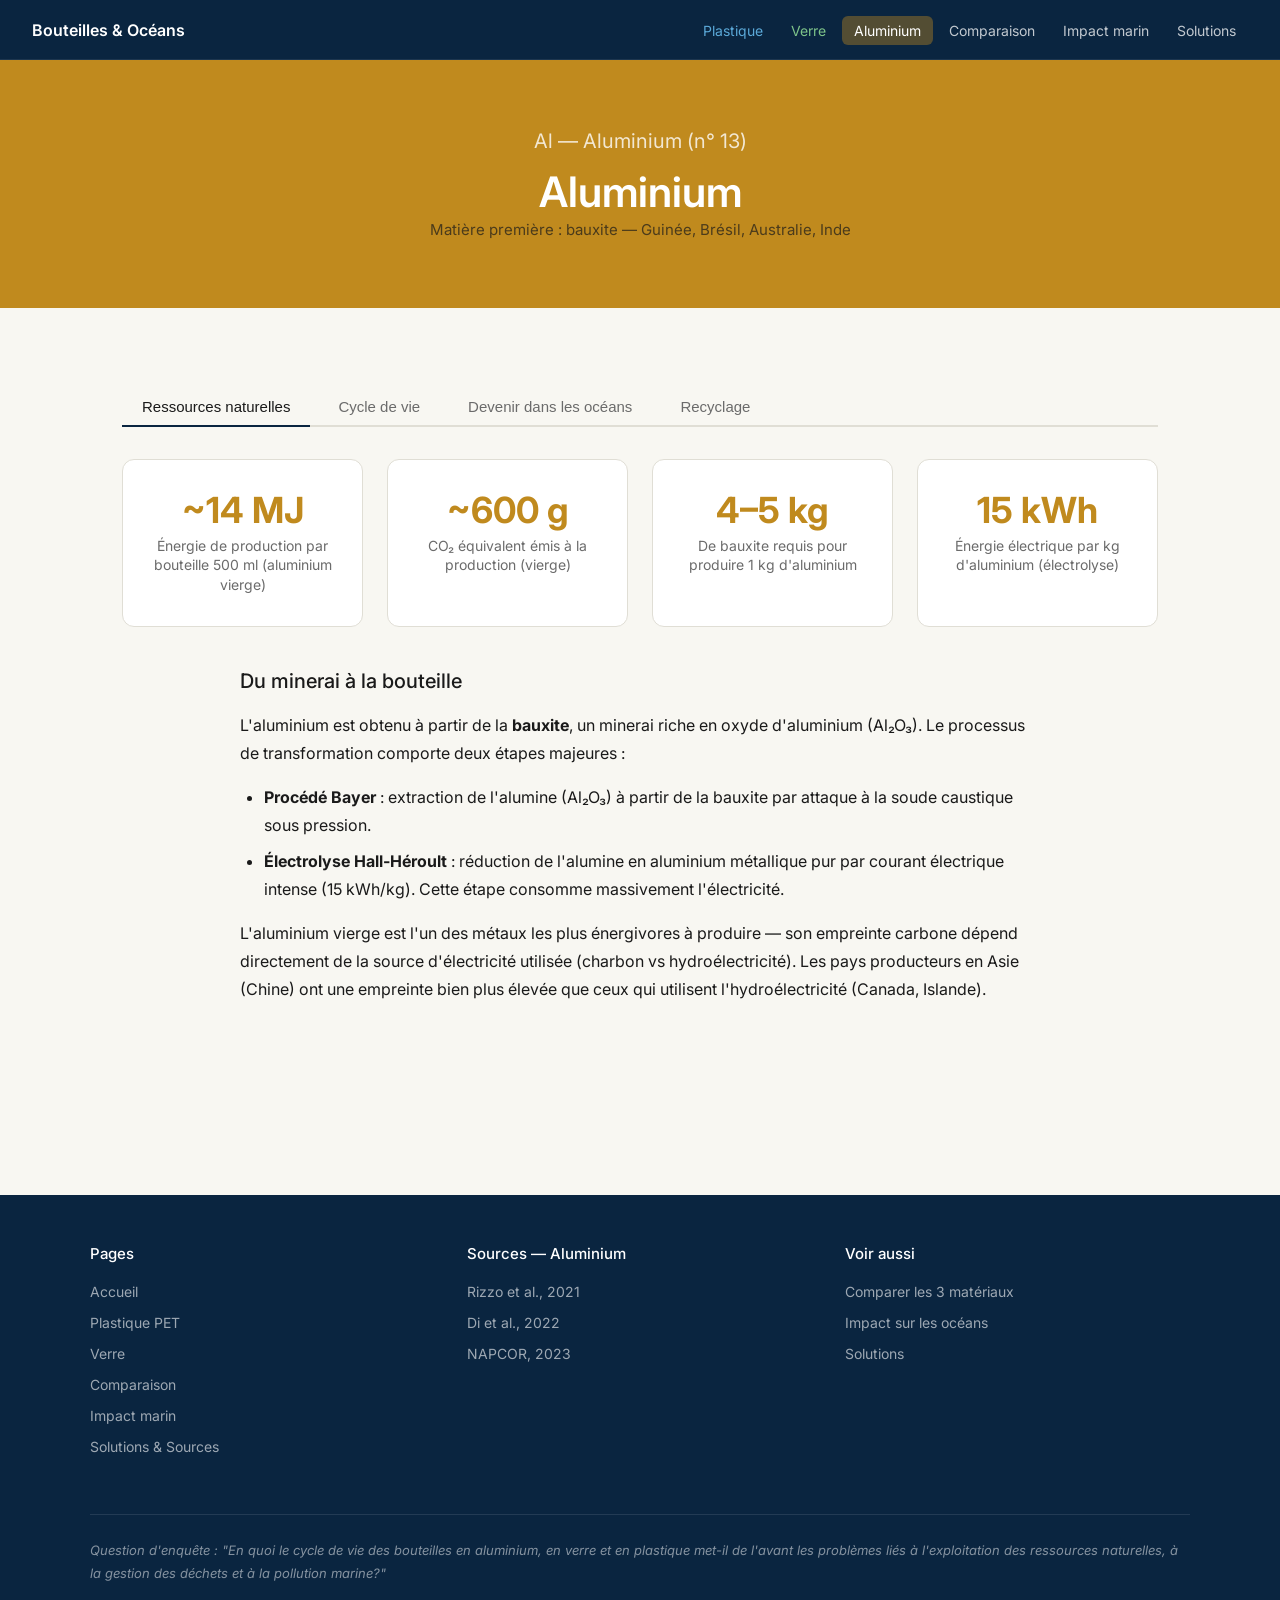
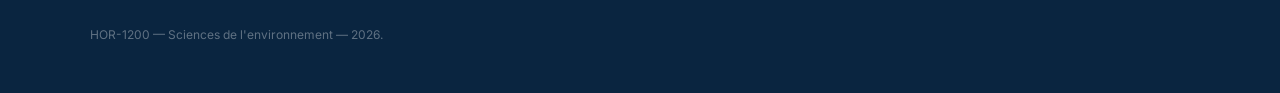
<file: site-bouteilles/aluminium.html>
<!DOCTYPE html>
<html lang="fr">
<head>
  <meta charset="UTF-8">
  <meta name="viewport" content="width=device-width, initial-scale=1.0">
  <title>Aluminium — Cycle de vie &amp; impacts</title>
  <link rel="stylesheet" href="css/style.css">
</head>
<body>

  <!-- NAVIGATION -->
  <nav>
    <a href="index.html" class="nav-logo">Bouteilles &amp; Océans</a>
    <ul class="nav-links">
      <li><a href="plastique.html" class="nav-plastic">Plastique</a></li>
      <li><a href="verre.html" class="nav-glass">Verre</a></li>
      <li><a href="aluminium.html" class="nav-alu active">Aluminium</a></li>
      <li><a href="comparaison.html">Comparaison</a></li>
      <li><a href="ocean.html">Impact marin</a></li>
      <li><a href="solutions.html">Solutions</a></li>
    </ul>
    <button class="nav-hamburger" aria-label="Menu">
      <span></span><span></span><span></span>
    </button>
  </nav>

  <!-- EN-TÊTE DE PAGE -->
  <header class="page-header alu">
    <div class="formula">Al — Aluminium (n° 13)</div>
    <h1>Aluminium</h1>
    <p class="origin">Matière première : bauxite — Guinée, Brésil, Australie, Inde</p>
  </header>

  <!-- TABS -->
  <section class="section">
    <div class="container">
      <div class="tabs">
        <div class="tab-buttons">
          <button class="tab-btn active" data-tab="ressources">Ressources naturelles</button>
          <button class="tab-btn" data-tab="fabrication">Cycle de vie</button>
          <button class="tab-btn" data-tab="ocean">Devenir dans les océans</button>
          <button class="tab-btn" data-tab="recyclage">Recyclage</button>
        </div>

        <!-- ONGLET 1 — RESSOURCES -->
        <div class="tab-pane active" data-tab="ressources">
          <div class="stats-grid" style="margin-bottom:2.5rem;">
            <div class="stat-card alu fade-up">
              <div class="stat-value">~14 MJ</div>
              <div class="stat-label">Énergie de production par bouteille 500 ml (aluminium vierge)</div>
              <div class="stat-source">Source : Rizzo et al., 2021</div>
            </div>
            <div class="stat-card alu fade-up">
              <div class="stat-value">~600 g</div>
              <div class="stat-label">CO₂ équivalent émis à la production (vierge)</div>
              <div class="stat-source">Source : Di et al., 2022</div>
            </div>
            <div class="stat-card alu fade-up">
              <div class="stat-value">4–5 kg</div>
              <div class="stat-label">De bauxite requis pour produire 1 kg d'aluminium</div>
              <div class="stat-source">Source : Rizzo et al., 2021</div>
            </div>
            <div class="stat-card alu fade-up">
              <div class="stat-value">15 kWh</div>
              <div class="stat-label">Énergie électrique par kg d'aluminium (électrolyse)</div>
              <div class="stat-source">Source : Di et al., 2022</div>
            </div>
          </div>
          <div style="max-width:800px; margin:0 auto;">
            <h3 style="margin-bottom:1rem;">Du minerai à la bouteille</h3>
            <p>
              L'aluminium est obtenu à partir de la <strong>bauxite</strong>, un minerai riche en
              oxyde d'aluminium (Al₂O₃). Le processus de transformation comporte deux étapes majeures :
            </p>
            <ul style="margin:1rem 0 1rem 1.5rem; list-style:disc; display:flex; flex-direction:column; gap:0.5rem;">
              <li>
                <strong>Procédé Bayer</strong> : extraction de l'alumine (Al₂O₃) à partir de la bauxite
                par attaque à la soude caustique sous pression.
              </li>
              <li>
                <strong>Électrolyse Hall-Héroult</strong> : réduction de l'alumine en aluminium métallique
                pur par courant électrique intense (15 kWh/kg). Cette étape consomme massivement l'électricité.
              </li>
            </ul>
            <p>
              L'aluminium vierge est l'un des métaux les plus énergivores à produire — son empreinte
              carbone dépend directement de la source d'électricité utilisée (charbon vs hydroélectricité).
              Les pays producteurs en Asie (Chine) ont une empreinte bien plus élevée que ceux
              qui utilisent l'hydroélectricité (Canada, Islande).
            </p>
          </div>
        </div>

        <!-- ONGLET 2 — CYCLE DE VIE -->
        <div class="tab-pane" data-tab="fabrication">
          <div class="timeline">
            <div class="timeline-item fade-up">
              <div class="timeline-icon">⛏️</div>
              <div class="timeline-content">
                <h3>1. Extraction de la bauxite
                  <span class="badge badge-high">Impact élevé</span>
                </h3>
                <p>
                  La bauxite est extraite en open-pit (mines à ciel ouvert) principalement en Guinée,
                  Brésil et Australie. L'extraction déforeste et perturbe les écosystèmes locaux.
                  Il faut <strong>4 à 5 kg de bauxite</strong> pour produire 1 kg d'aluminium.
                </p>
              </div>
            </div>
            <div class="timeline-item fade-up">
              <div class="timeline-icon">⚡</div>
              <div class="timeline-content">
                <h3>2. Raffinage &amp; électrolyse
                  <span class="badge badge-high">Impact élevé</span>
                </h3>
                <p>
                  Le procédé Bayer extrait l'alumine, puis l'électrolyse Hall-Héroult la réduit
                  en aluminium pur. Ces procédés consomment <strong>~14 MJ</strong> par bouteille
                  et émettent <strong>~600 g CO₂eq</strong> — le plus élevé des trois matériaux.
                </p>
              </div>
            </div>
            <div class="timeline-item fade-up">
              <div class="timeline-icon">🏭</div>
              <div class="timeline-content">
                <h3>3. Formage &amp; fabrication
                  <span class="badge badge-medium">Impact modéré</span>
                </h3>
                <p>
                  L'aluminium est laminé en feuilles minces puis embouties (canettes) ou filées
                  (bouteilles). Un revêtement interne en résine époxy (possible BPA) est appliqué
                  pour prévenir la corrosion par les boissons acides.
                </p>
              </div>
            </div>
            <div class="timeline-item fade-up">
              <div class="timeline-icon">🚢</div>
              <div class="timeline-content">
                <h3>4. Transport &amp; distribution
                  <span class="badge badge-low">Impact faible</span>
                </h3>
                <p>
                  Avec seulement <strong>~15 g</strong> par bouteille 500 ml, l'aluminium est plus léger
                  que le verre (300 g) et légèrement plus léger que le PET (20 g), ce qui minimise
                  les émissions logistiques.
                </p>
              </div>
            </div>
            <div class="timeline-item fade-up">
              <div class="timeline-icon">📦</div>
              <div class="timeline-content">
                <h3>5. Collecte &amp; tri
                  <span class="badge badge-low">Impact faible</span>
                </h3>
                <p>
                  L'aluminium est l'un des matériaux les plus valorisés économiquement au tri.
                  Sa densité économique pousse les filières de récupération informelles (chiffonniers)
                  et formelles à le collecter prioritairement. Taux de collecte : <strong>~68%</strong> aux USA.
                </p>
              </div>
            </div>
            <div class="timeline-item fade-up">
              <div class="timeline-icon">♻️</div>
              <div class="timeline-content">
                <h3>6. Recyclage
                  <span class="badge badge-low">Impact faible</span>
                </h3>
                <p>
                  L'aluminium recyclé nécessite <strong>95% moins d'énergie</strong> que l'aluminium vierge.
                  Il peut être recyclé à <strong>l'infini</strong> sans perte de qualité.
                  Une canette recyclée est de retour en rayon en <strong>moins de 60 jours</strong>.
                </p>
              </div>
            </div>
            <div class="timeline-item fade-up">
              <div class="timeline-icon">🌊</div>
              <div class="timeline-content">
                <h3>7. Résidu final — milieu marin
                  <span class="badge badge-medium">Impact modéré</span>
                </h3>
                <p>
                  En eau salée, l'aluminium s'oxyde (couche Al₂O₃) et subit une corrosion galvanique.
                  Le revêtement époxy interne peut libérer des composés organiques (BPA potentiel).
                  Durée de dégradation : <strong>80 à 500 ans</strong>.
                </p>
              </div>
            </div>
          </div>
        </div>

        <!-- ONGLET 3 — OCÉANS -->
        <div class="tab-pane" data-tab="ocean">
          <div style="max-width:800px; margin:0 auto 2.5rem;">
            <h3 style="margin-bottom:1rem;">L'aluminium en milieu marin</h3>
            <p>
              Contrairement au plastique, l'aluminium se corrode progressivement en eau salée.
              En mer, il forme d'abord une couche d'oxyde d'aluminium (Al₂O₃) qui ralentit
              la corrosion, puis subit une corrosion galvanique accélérée en présence
              d'autres métaux ou de sel.
            </p>
          </div>
          <div class="degradation-timeline">
            <div class="deg-track">
              <div class="deg-point">
                <div class="deg-dot" style="background:#C08A1E;"></div>
                <div class="deg-time">Jours 1–30</div>
                <div class="deg-desc">Formation d'une couche d'oxyde Al₂O₃ protectrice en surface</div>
              </div>
              <div class="deg-point">
                <div class="deg-dot"></div>
                <div class="deg-time">1–10 ans</div>
                <div class="deg-desc">Corrosion galvanique, piqûres en surface, libération du revêtement époxy</div>
              </div>
              <div class="deg-point">
                <div class="deg-dot"></div>
                <div class="deg-time">10–80 ans</div>
                <div class="deg-desc">Désintégration partielle, fragmentation en éclats métalliques</div>
              </div>
              <div class="deg-point">
                <div class="deg-dot"></div>
                <div class="deg-time">80–500 ans</div>
                <div class="deg-desc">Dissolution complète de l'aluminium sous forme d'ions Al³⁺</div>
              </div>
              <div class="deg-point">
                <div class="deg-dot" style="background:#1a5c2a;"></div>
                <div class="deg-time">~500 ans</div>
                <div class="deg-desc">Dissolution totale — mais le revêtement époxy peut persister</div>
              </div>
            </div>
          </div>
          <div style="max-width:800px; margin:2.5rem auto 0;">
            <div class="editorial">
              <h3>Le problème du revêtement époxy</h3>
              <p>
                La plupart des contenants en aluminium possèdent un revêtement interne en résine époxy
                pour prévenir la corrosion. Ces résines peuvent contenir du <strong>bisphénol A (BPA)</strong>,
                un perturbateur endocrinien. En milieu marin, la corrosion de l'aluminium peut libérer
                ces composés organiques dans l'eau, avec des effets potentiels sur la faune marine.
              </p>
            </div>
          </div>
        </div>

        <!-- ONGLET 4 — RECYCLAGE -->
        <div class="tab-pane" data-tab="recyclage">
          <div class="stats-grid" style="margin-bottom:2.5rem;">
            <div class="stat-card alu fade-up">
              <div class="stat-value">95%</div>
              <div class="stat-label">Économie d'énergie avec l'aluminium recyclé vs vierge</div>
              <div class="stat-source">Source : Di et al., 2022</div>
            </div>
            <div class="stat-card alu fade-up">
              <div class="stat-value">68%</div>
              <div class="stat-label">Taux de recyclage des canettes aux États-Unis</div>
              <div class="stat-source">Source : NAPCOR / Aluminum Association</div>
            </div>
            <div class="stat-card alu fade-up">
              <div class="stat-value">&lt;60 jours</div>
              <div class="stat-label">Délai de retour en rayon après recyclage</div>
              <div class="stat-source">Source : Aluminum Association</div>
            </div>
            <div class="stat-card alu fade-up">
              <div class="stat-value">∞</div>
              <div class="stat-label">Recyclable à l'infini sans perte de qualité</div>
              <div class="stat-source">Source : Rizzo et al., 2021</div>
            </div>
          </div>
          <div style="max-width:800px; margin:0 auto;">
            <h3 style="margin-bottom:1rem;">Le recyclage à boucle fermée de l'aluminium</h3>
            <p>
              L'aluminium est l'un des rares matériaux à fonctionner en véritable
              <strong>boucle fermée</strong> : une canette recyclée devient une nouvelle canette
              de qualité identique, sans aucune dégradation du métal.
            </p>
            <p style="margin-top:1rem;">
              L'économie d'énergie de 95% est spectaculaire : recycler 1 tonne d'aluminium
              économise environ <strong>14 MWh</strong> d'électricité. À l'échelle mondiale,
              le recyclage de l'aluminium économise suffisamment d'énergie pour alimenter
              des millions de foyers.
            </p>
            <p style="margin-top:1rem;">
              <strong>Mais attention :</strong> cette vertu ne vaut que si l'aluminium est effectivement recyclé.
              Dans de nombreux pays en développement, le taux de collecte est bien inférieur à 68%.
              Et la production d'aluminium vierge reste nécessaire pour répondre à la demande croissante,
              avec son empreinte carbone initiale très élevée.
            </p>
          </div>
        </div>
      </div>
    </div>
  </section>

  <!-- FOOTER -->
  <footer>
    <div class="footer-inner">
      <div>
        <h3>Pages</h3>
        <a href="index.html">Accueil</a>
        <a href="plastique.html">Plastique PET</a>
        <a href="verre.html">Verre</a>
        <a href="comparaison.html">Comparaison</a>
        <a href="ocean.html">Impact marin</a>
        <a href="solutions.html">Solutions &amp; Sources</a>
      </div>
      <div>
        <h3>Sources — Aluminium</h3>
        <a href="#" style="pointer-events:none;">Rizzo et al., 2021</a>
        <a href="#" style="pointer-events:none;">Di et al., 2022</a>
        <a href="#" style="pointer-events:none;">NAPCOR, 2023</a>
      </div>
      <div>
        <h3>Voir aussi</h3>
        <a href="comparaison.html">Comparer les 3 matériaux</a>
        <a href="ocean.html">Impact sur les océans</a>
        <a href="solutions.html">Solutions</a>
      </div>
      <div class="footer-enquete">
        Question d'enquête : "En quoi le cycle de vie des bouteilles en aluminium, en verre et en plastique met-il de l'avant les problèmes liés à l'exploitation des ressources naturelles, à la gestion des déchets et à la pollution marine?"
      </div>
      <div class="footer-copy">HOR-1200 — Sciences de l'environnement — 2026.</div>
    </div>
  </footer>

  <script src="js/main.js"></script>
</body>
</html>
</file>
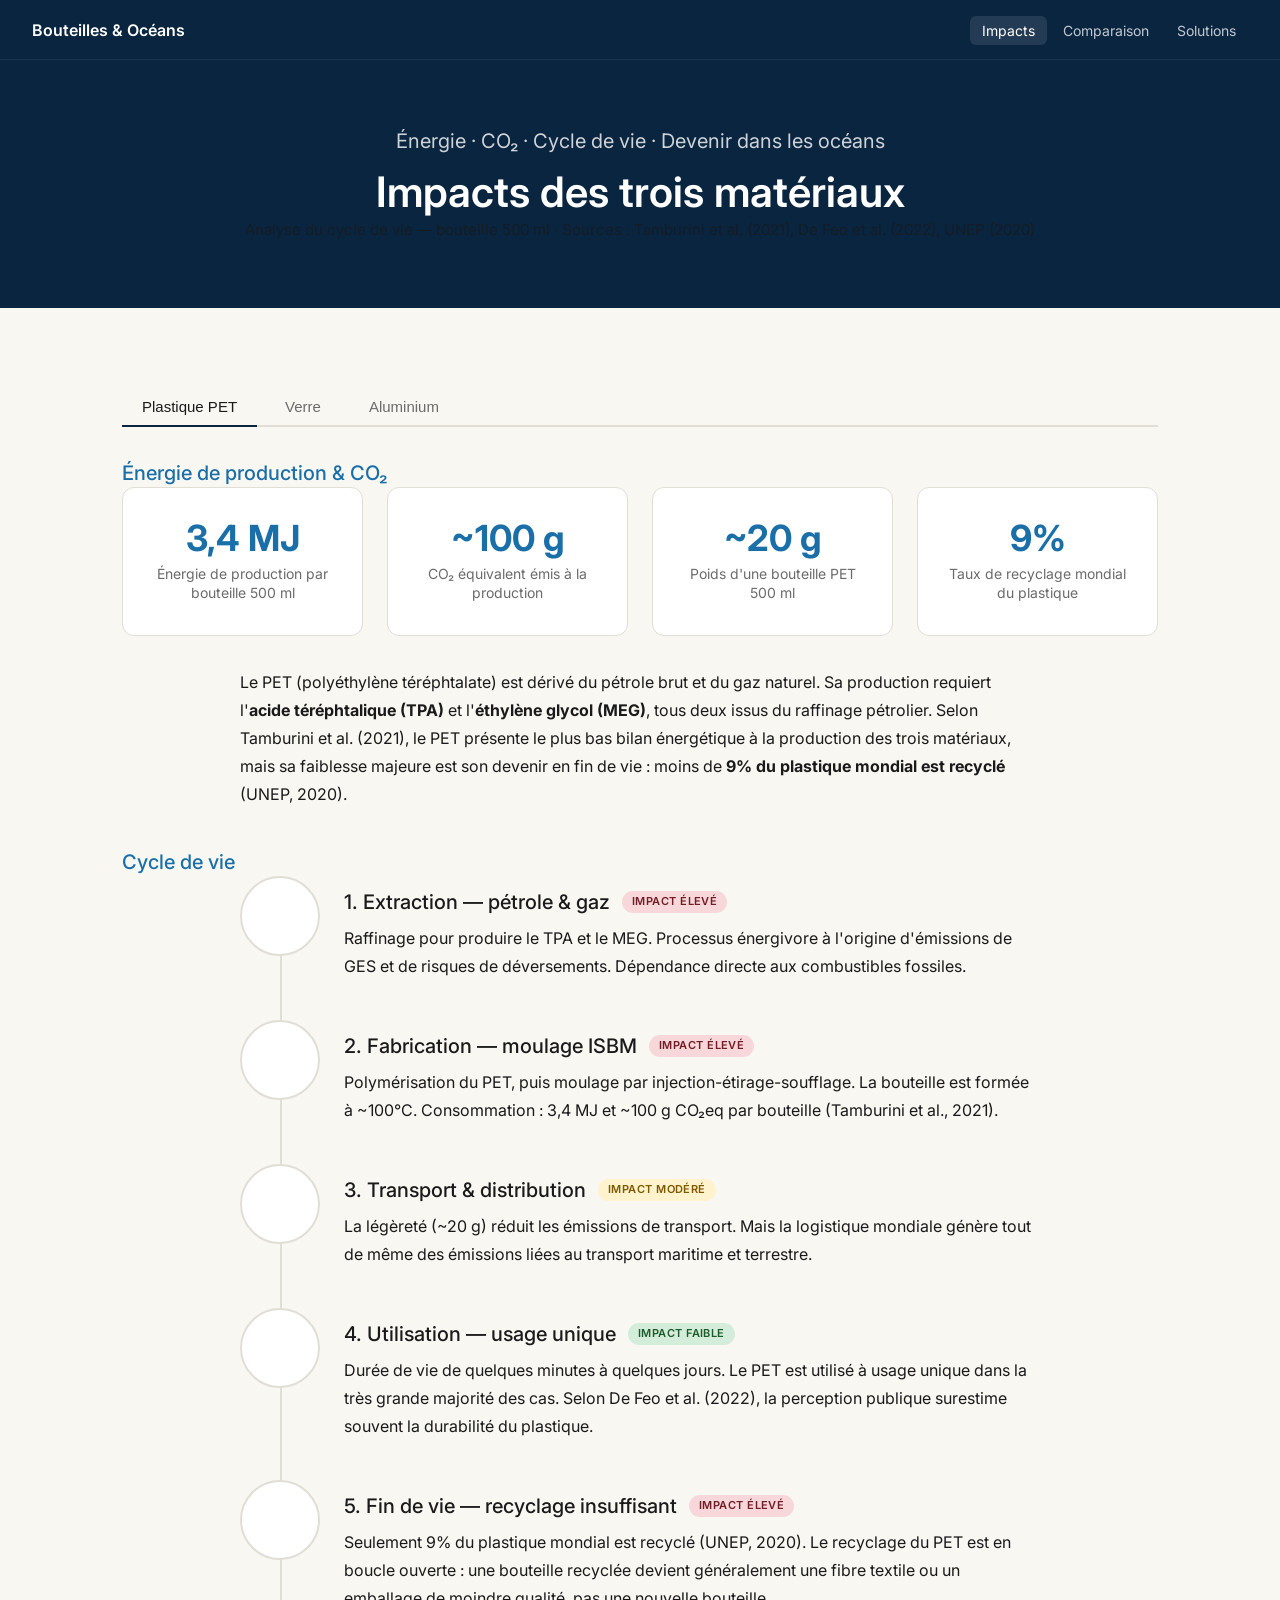
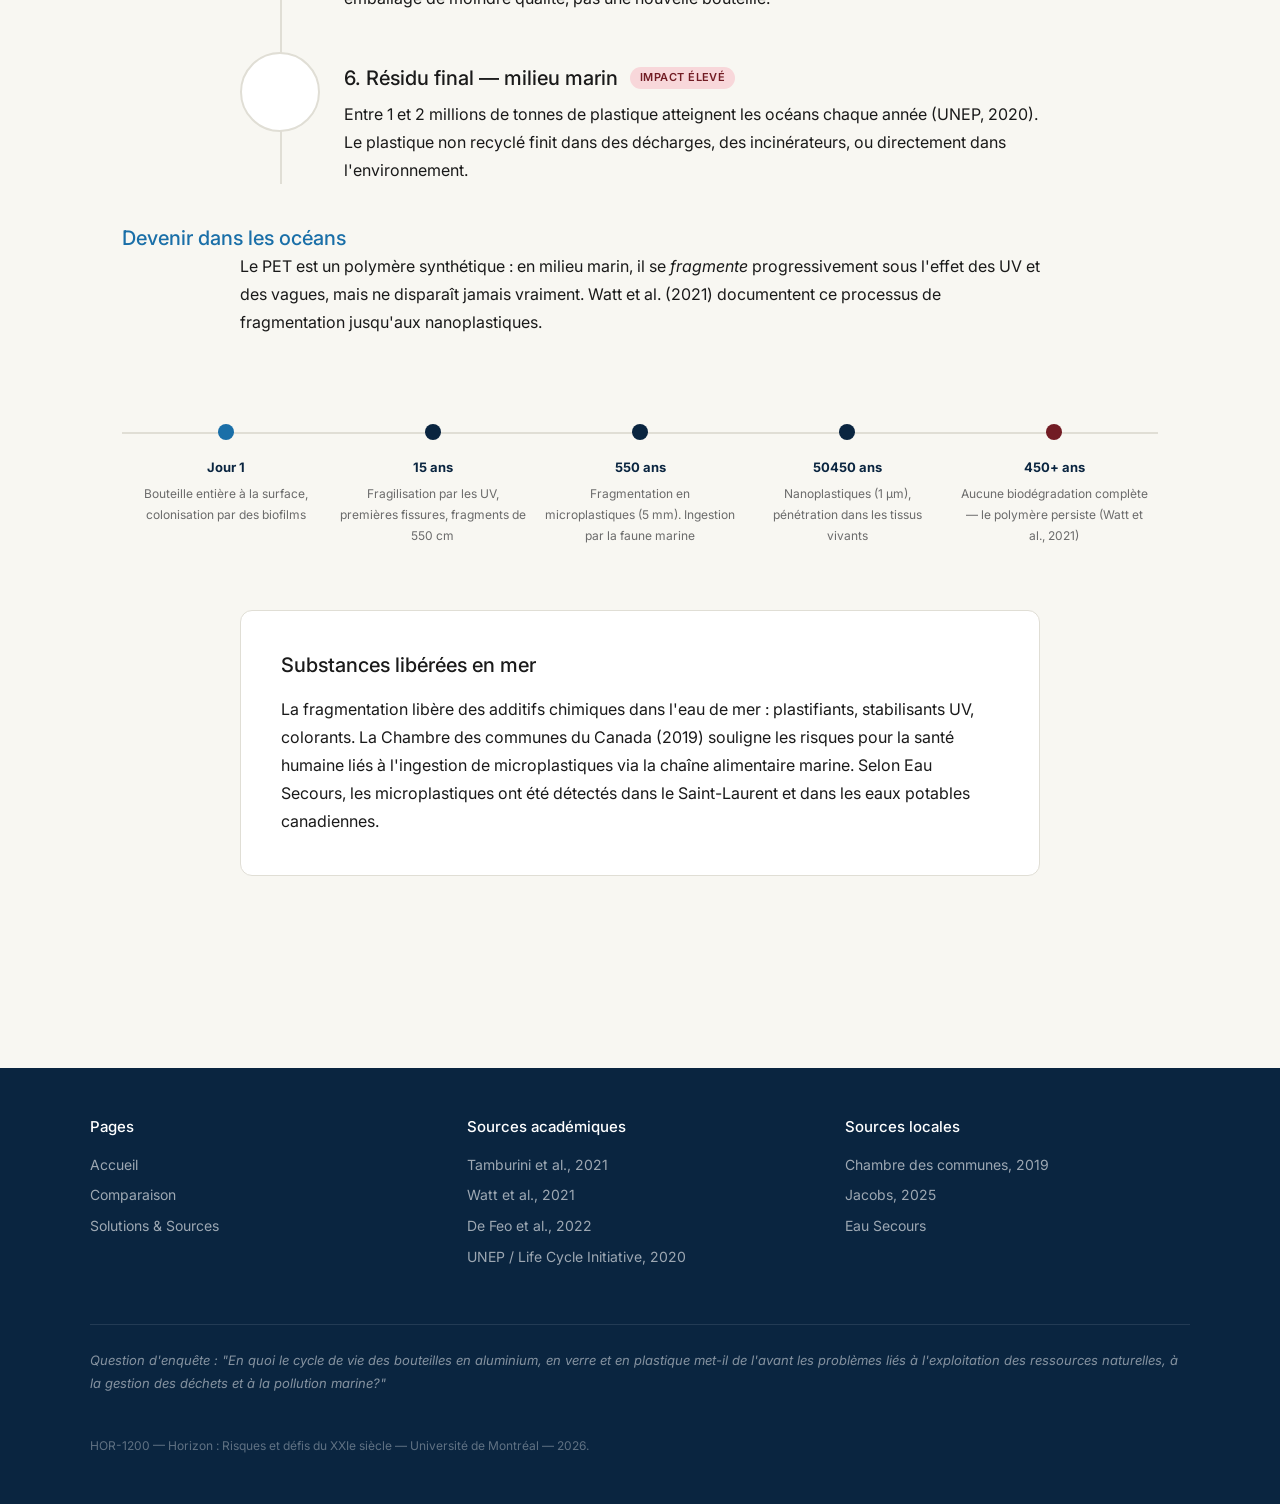
<file: site-bouteilles/impacts.html>
﻿<!DOCTYPE html>
<html lang="fr">
<head>
  <meta charset="UTF-8">
  <meta name="viewport" content="width=device-width, initial-scale=1.0">
  <title>Impacts des matériaux &mdash; Plastique, Verre &amp; Aluminium</title>
  <link rel="stylesheet" href="css/style.css">
</head>
<body>

  <!-- NAVIGATION -->
  <nav>
    <a href="index.html" class="nav-logo">Bouteilles &amp; Océans</a>
    <ul class="nav-links">
      <li><a href="impacts.html" class="active">Impacts</a></li>
      <li><a href="comparaison.html">Comparaison</a></li>
      <li><a href="solutions.html">Solutions</a></li>
    </ul>
    <button class="nav-hamburger" aria-label="Menu">
      <span></span><span></span><span></span>
    </button>
  </nav>

  <!-- EN-TÊTE -->
  <header class="page-header ocean">
    <div class="formula">Énergie · CO&#x2082; · Cycle de vie · Devenir dans les océans</div>
    <h1>Impacts des trois matériaux</h1>
    <p class="origin">Analyse du cycle de vie &mdash; bouteille 500 ml · Sources : Tamburini et al. (2021), De Feo et al. (2022), UNEP (2020)</p>
  </header>

  <!-- TABS MATÉRIAUX -->
  <section class="section">
    <div class="container">
      <div class="tabs">
        <div class="tab-buttons">
          <button class="tab-btn active" data-tab="pet"> Plastique PET</button>
          <button class="tab-btn" data-tab="verre"> Verre</button>
          <button class="tab-btn" data-tab="alu"> Aluminium</button>
        </div>

        <!--  PLASTIQUE PET  -->
        <div class="tab-pane active" data-tab="pet">

          <h3 class="impacts-section-title" style="color:var(--color-plastic);">Énergie de production &amp; CO&#x2082;</h3>
          <div class="stats-grid" style="margin-bottom:2rem;">
            <div class="stat-card plastic fade-up">
              <div class="stat-value">3,4 MJ</div>
              <div class="stat-label">Énergie de production par bouteille 500 ml</div>
              <div class="stat-source">Source : Tamburini et al., 2021</div>
            </div>
            <div class="stat-card plastic fade-up">
              <div class="stat-value">~100 g</div>
              <div class="stat-label">CO&#x2082; équivalent émis à la production</div>
              <div class="stat-source">Source : UNEP / Life Cycle Initiative, 2020</div>
            </div>
            <div class="stat-card plastic fade-up">
              <div class="stat-value">~20 g</div>
              <div class="stat-label">Poids d'une bouteille PET 500 ml</div>
              <div class="stat-source">Source : Tamburini et al., 2021</div>
            </div>
            <div class="stat-card plastic fade-up">
              <div class="stat-value">9%</div>
              <div class="stat-label">Taux de recyclage mondial du plastique</div>
              <div class="stat-source">Source : UNEP / Life Cycle Initiative, 2020</div>
            </div>
          </div>
          <div style="max-width:800px; margin:0 auto 2.5rem;">
            <p>
              Le PET (polyéthylène téréphtalate) est dérivé du pétrole brut et du gaz naturel.
              Sa production requiert l'<strong>acide téréphtalique (TPA)</strong> et l'<strong>éthylène glycol (MEG)</strong>,
              tous deux issus du raffinage pétrolier. Selon Tamburini et al. (2021), le PET présente
              le plus bas bilan énergétique à la production des trois matériaux,
              mais sa faiblesse majeure est son devenir en fin de vie :
              moins de <strong>9% du plastique mondial est recyclé</strong> (UNEP, 2020).
            </p>
          </div>

          <h3 class="impacts-section-title" style="color:var(--color-plastic);">Cycle de vie</h3>
          <div class="timeline">
            <div class="timeline-item fade-up">
              <div class="timeline-icon"></div>
              <div class="timeline-content">
                <h3>1. Extraction &mdash; pétrole &amp; gaz <span class="badge badge-high">Impact élevé</span></h3>
                <p>Raffinage pour produire le TPA et le MEG. Processus énergivore à l'origine d'émissions de GES et de risques de déversements. Dépendance directe aux combustibles fossiles.</p>
              </div>
            </div>
            <div class="timeline-item fade-up">
              <div class="timeline-icon"></div>
              <div class="timeline-content">
                <h3>2. Fabrication &mdash; moulage ISBM <span class="badge badge-high">Impact élevé</span></h3>
                <p>Polymérisation du PET, puis moulage par injection-étirage-soufflage. La bouteille est formée à ~100°C. Consommation : 3,4 MJ et ~100 g CO&#x2082;eq par bouteille (Tamburini et al., 2021).</p>
              </div>
            </div>
            <div class="timeline-item fade-up">
              <div class="timeline-icon"></div>
              <div class="timeline-content">
                <h3>3. Transport &amp; distribution <span class="badge badge-medium">Impact modéré</span></h3>
                <p>La légèreté (~20 g) réduit les émissions de transport. Mais la logistique mondiale génère tout de même des émissions liées au transport maritime et terrestre.</p>
              </div>
            </div>
            <div class="timeline-item fade-up">
              <div class="timeline-icon"></div>
              <div class="timeline-content">
                <h3>4. Utilisation &mdash; usage unique <span class="badge badge-low">Impact faible</span></h3>
                <p>Durée de vie de quelques minutes à quelques jours. Le PET est utilisé à usage unique dans la très grande majorité des cas. Selon De Feo et al. (2022), la perception publique surestime souvent la durabilité du plastique.</p>
              </div>
            </div>
            <div class="timeline-item fade-up">
              <div class="timeline-icon"></div>
              <div class="timeline-content">
                <h3>5. Fin de vie &mdash; recyclage insuffisant <span class="badge badge-high">Impact élevé</span></h3>
                <p>Seulement 9% du plastique mondial est recyclé (UNEP, 2020). Le recyclage du PET est en boucle ouverte : une bouteille recyclée devient généralement une fibre textile ou un emballage de moindre qualité, pas une nouvelle bouteille.</p>
              </div>
            </div>
            <div class="timeline-item fade-up">
              <div class="timeline-icon"></div>
              <div class="timeline-content">
                <h3>6. Résidu final &mdash; milieu marin <span class="badge badge-high">Impact élevé</span></h3>
                <p>Entre 1 et 2 millions de tonnes de plastique atteignent les océans chaque année (UNEP, 2020). Le plastique non recyclé finit dans des décharges, des incinérateurs, ou directement dans l'environnement.</p>
              </div>
            </div>
          </div>

          <h3 class="impacts-section-title" style="color:var(--color-plastic); margin-top:2.5rem;">Devenir dans les océans</h3>
          <div style="max-width:800px; margin:0 auto 2rem;">
            <p>Le PET est un polymère synthétique : en milieu marin, il se <em>fragmente</em> progressivement sous l'effet des UV et des vagues, mais ne disparaît jamais vraiment. Watt et al. (2021) documentent ce processus de fragmentation jusqu'aux nanoplastiques.</p>
          </div>
          <div class="degradation-timeline">
            <div class="deg-track">
              <div class="deg-point">
                <div class="deg-dot" style="background:var(--color-plastic);"></div>
                <div class="deg-time">Jour 1</div>
                <div class="deg-desc">Bouteille entière à la surface, colonisation par des biofilms</div>
              </div>
              <div class="deg-point">
                <div class="deg-dot"></div>
                <div class="deg-time">15 ans</div>
                <div class="deg-desc">Fragilisation par les UV, premières fissures, fragments de 550 cm</div>
              </div>
              <div class="deg-point">
                <div class="deg-dot"></div>
                <div class="deg-time">550 ans</div>
                <div class="deg-desc">Fragmentation en microplastiques (5 mm). Ingestion par la faune marine</div>
              </div>
              <div class="deg-point">
                <div class="deg-dot"></div>
                <div class="deg-time">50450 ans</div>
                <div class="deg-desc">Nanoplastiques (1 µm), pénétration dans les tissus vivants</div>
              </div>
              <div class="deg-point">
                <div class="deg-dot" style="background:#721c24;"></div>
                <div class="deg-time">450+ ans</div>
                <div class="deg-desc">Aucune biodégradation complète &mdash; le polymère persiste (Watt et al., 2021)</div>
              </div>
            </div>
          </div>
          <div style="max-width:800px; margin:2rem auto 0;">
            <div class="editorial fade-up">
              <h3>Substances libérées en mer</h3>
              <p>
                La fragmentation libère des additifs chimiques dans l'eau de mer : plastifiants, stabilisants UV, colorants.
                La Chambre des communes du Canada (2019) souligne les risques pour la santé humaine liés à l'ingestion de microplastiques
                via la chaîne alimentaire marine. Selon Eau Secours, les microplastiques ont été détectés dans le Saint-Laurent
                et dans les eaux potables canadiennes.
              </p>
            </div>
          </div>
        </div>

        <!--  VERRE  -->
        <div class="tab-pane" data-tab="verre">

          <h3 class="impacts-section-title" style="color:var(--color-glass);">Énergie de production &amp; CO&#x2082;</h3>
          <div class="stats-grid" style="margin-bottom:2rem;">
            <div class="stat-card glass fade-up">
              <div class="stat-value">7,6 MJ</div>
              <div class="stat-label">Énergie de production par bouteille 500 ml</div>
              <div class="stat-source">Source : De Feo et al., 2022</div>
            </div>
            <div class="stat-card glass fade-up">
              <div class="stat-value">~550 g</div>
              <div class="stat-label">CO&#x2082; équivalent émis à la production</div>
              <div class="stat-source">Source : De Feo et al., 2022</div>
            </div>
            <div class="stat-card glass fade-up">
              <div class="stat-value">1 550°C</div>
              <div class="stat-label">Température de fusion requise</div>
              <div class="stat-source">Source : De Feo et al., 2022</div>
            </div>
            <div class="stat-card glass fade-up">
              <div class="stat-value">~300 g</div>
              <div class="stat-label">Poids d'une bouteille en verre 500 ml (15× le PET)</div>
              <div class="stat-source">Source : Tamburini et al., 2021</div>
            </div>
          </div>
          <div style="max-width:800px; margin:0 auto 2.5rem;">
            <p>
              Le verre est fabriqué à partir de <strong>silice (SiO&#x2082;)</strong>, de calcaire et de soude,
              fondus ensemble à plus de 1 550°C. De Feo et al. (2022) montrent que le verre est
              le matériau dont l'empreinte à la production est la plus mal perçue par le public &mdash;
              la réalité de sa forte consommation énergétique est souvent sous-estimée.
              L'ajout de <strong>calcin</strong> (verre recyclé broyé) permet de réduire
              l'énergie consommée : chaque 10% de calcin réduit la consommation de ~25%.
            </p>
          </div>

          <h3 class="impacts-section-title" style="color:var(--color-glass);">Cycle de vie</h3>
          <div class="timeline">
            <div class="timeline-item fade-up">
              <div class="timeline-icon"></div>
              <div class="timeline-content">
                <h3>1. Extraction &mdash; sable &amp; calcaire <span class="badge badge-low">Impact faible</span></h3>
                <p>Ressources minérales abondantes, mais l'extraction a des impacts locaux sur les écosystèmes (carrières, dragage des fonds sablonneux).</p>
              </div>
            </div>
            <div class="timeline-item fade-up">
              <div class="timeline-icon"></div>
              <div class="timeline-content">
                <h3>2. Fusion &amp; fabrication <span class="badge badge-high">Impact élevé</span></h3>
                <p>Fusion à 1 550°C dans des fours industriels. Formage par soufflage ou pressage. Énergie requise : 7,6 MJ par bouteille &mdash; plus du double du PET (De Feo et al., 2022).</p>
              </div>
            </div>
            <div class="timeline-item fade-up">
              <div class="timeline-icon"></div>
              <div class="timeline-content">
                <h3>3. Transport &amp; distribution <span class="badge badge-high">Impact élevé</span></h3>
                <p>Le verre est 15× plus lourd que le PET pour le même volume, ce qui multiplie considérablement l'empreinte carbone du transport (Tamburini et al., 2021).</p>
              </div>
            </div>
            <div class="timeline-item fade-up">
              <div class="timeline-icon"></div>
              <div class="timeline-content">
                <h3>4. Utilisation <span class="badge badge-low">Impact faible</span></h3>
                <p>Le verre est inerte chimiquement &mdash; aucune migration de substance dans le contenu. En système de consigne, une même bouteille peut être réutilisée <strong>15 à 25 fois</strong>.</p>
              </div>
            </div>
            <div class="timeline-item fade-up">
              <div class="timeline-icon"></div>
              <div class="timeline-content">
                <h3>5. Recyclage &mdash; boucle fermée <span class="badge badge-low">Impact faible</span></h3>
                <p>Le verre est recyclable à 100% et à l'infini sans perte de qualité. Le système de consigne québécois élargi en 2023 représente l'option la plus efficace pour le verre.</p>
              </div>
            </div>
            <div class="timeline-item fade-up">
              <div class="timeline-icon"></div>
              <div class="timeline-content">
                <h3>6. Résidu final &mdash; milieu marin <span class="badge badge-medium">Impact modéré</span></h3>
                <p>Le verre coule (densité ~2,5 g/cm³) et s'érode en "sea glass". Il ne génère pas de microplastiques ni de substances toxiques, mais persiste pendant des millénaires (De Feo et al., 2022).</p>
              </div>
            </div>
          </div>

          <h3 class="impacts-section-title" style="color:var(--color-glass); margin-top:2.5rem;">Devenir dans les océans</h3>
          <div style="max-width:800px; margin:0 auto 2rem;">
            <p>Contrairement au plastique, le verre ne génère pas de microplastiques chimiquement dangereux. Il <strong>coule</strong> et s'érode lentement par abrasion sur les fonds sablonneux. Son impact est mécanique plutôt que chimique (Watt et al., 2021).</p>
          </div>
          <div class="degradation-timeline">
            <div class="deg-track">
              <div class="deg-point">
                <div class="deg-dot" style="background:var(--color-glass);"></div>
                <div class="deg-time">Jour 1</div>
                <div class="deg-desc">La bouteille coule rapidement (densité 2,5 g/cm³)</div>
              </div>
              <div class="deg-point">
                <div class="deg-dot"></div>
                <div class="deg-time">110 ans</div>
                <div class="deg-desc">Abrasion des arêtes sur les fonds marins, formation du "sea glass"</div>
              </div>
              <div class="deg-point">
                <div class="deg-dot"></div>
                <div class="deg-time">100500 ans</div>
                <div class="deg-desc">Érosion progressive des fragments, accumulation sur les fonds</div>
              </div>
              <div class="deg-point">
                <div class="deg-dot"></div>
                <div class="deg-time">5004 000 ans</div>
                <div class="deg-desc">Dissolution très lente en milieu aqueux</div>
              </div>
              <div class="deg-point">
                <div class="deg-dot" style="background:#1a5c2a;"></div>
                <div class="deg-time">~4 000 ans</div>
                <div class="deg-desc">Dissolution complète &mdash; aucune toxicité chimique libérée</div>
              </div>
            </div>
          </div>
          <div style="max-width:800px; margin:2rem auto 0;">
            <div class="editorial fade-up">
              <h3>Avantage relatif du verre en milieu marin</h3>
              <p>
                Le verre, bien que persistant très longtemps, ne génère pas de microplastiques
                ni de substances chimiques dangereuses. Son principal risque est mécanique :
                les fragments peuvent blesser la faune marine. Il ne s'accumule pas dans la chaîne alimentaire
                comme le font les microplastiques issus du PET (Watt et al., 2021 ; Chambre des communes du Canada, 2019).
              </p>
            </div>
          </div>
        </div>

        <!--  ALUMINIUM  -->
        <div class="tab-pane" data-tab="alu">

          <h3 class="impacts-section-title" style="color:var(--color-alu);">Énergie de production &amp; CO&#x2082;</h3>
          <div class="stats-grid" style="margin-bottom:2rem;">
            <div class="stat-card alu fade-up">
              <div class="stat-value">~14 MJ</div>
              <div class="stat-label">Énergie de production par bouteille 500 ml (aluminium vierge)</div>
              <div class="stat-source">Source : Tamburini et al., 2021</div>
            </div>
            <div class="stat-card alu fade-up">
              <div class="stat-value">~600 g</div>
              <div class="stat-label">CO&#x2082; équivalent émis à la production (vierge)</div>
              <div class="stat-source">Source : Tamburini et al., 2021</div>
            </div>
            <div class="stat-card alu fade-up">
              <div class="stat-value">95%</div>
              <div class="stat-label">Économie d'énergie avec l'aluminium recyclé vs vierge</div>
              <div class="stat-source">Source : Tamburini et al., 2021</div>
            </div>
            <div class="stat-card alu fade-up">
              <div class="stat-value">~15 g</div>
              <div class="stat-label">Poids d'une bouteille aluminium 500 ml</div>
              <div class="stat-source">Source : Tamburini et al., 2021</div>
            </div>
          </div>
          <div style="max-width:800px; margin:0 auto 2.5rem;">
            <p>
              L'aluminium est obtenu à partir de la <strong>bauxite</strong> via deux étapes majeures :
              le <strong>procédé Bayer</strong> (extraction de l'alumine) et l'<strong>électrolyse Hall-Héroult</strong>
              (réduction en aluminium pur, ~15 kWh/kg). L'aluminium vierge est le plus énergivore des trois matériaux.
              Toutefois, Tamburini et al. (2021) démontrent que la bouteille en aluminium réutilisable
              présente le <strong>meilleur bilan global sur la durée de vie</strong> lorsqu'elle est réutilisée
              plusieurs fois et recyclée en fin de vie.
            </p>
          </div>

          <h3 class="impacts-section-title" style="color:var(--color-alu);">Cycle de vie</h3>
          <div class="timeline">
            <div class="timeline-item fade-up">
              <div class="timeline-icon"></div>
              <div class="timeline-content">
                <h3>1. Extraction de la bauxite <span class="badge badge-high">Impact élevé</span></h3>
                <p>Mines à ciel ouvert principalement en Guinée, Brésil et Australie. L'extraction déforeste et perturbe les écosystèmes locaux. Il faut 4 à 5 kg de bauxite par kg d'aluminium.</p>
              </div>
            </div>
            <div class="timeline-item fade-up">
              <div class="timeline-icon"></div>
              <div class="timeline-content">
                <h3>2. Raffinage &amp; électrolyse <span class="badge badge-high">Impact élevé</span></h3>
                <p>Procédé Bayer + électrolyse Hall-Héroult : ~14 MJ et ~600 g CO&#x2082;eq par bouteille. L'empreinte carbone dépend fortement de la source d'électricité &mdash; charbon (Chine) vs hydroélectricité (Canada, Islande) (Tamburini et al., 2021).</p>
              </div>
            </div>
            <div class="timeline-item fade-up">
              <div class="timeline-icon"></div>
              <div class="timeline-content">
                <h3>3. Formage &amp; fabrication <span class="badge badge-medium">Impact modéré</span></h3>
                <p>Laminage, emboutissage ou filage. Un revêtement interne en résine époxy (possible BPA) est appliqué pour prévenir la corrosion par les boissons acides (De Feo et al., 2022).</p>
              </div>
            </div>
            <div class="timeline-item fade-up">
              <div class="timeline-icon"></div>
              <div class="timeline-content">
                <h3>4. Transport &amp; distribution <span class="badge badge-low">Impact faible</span></h3>
                <p>~15 g par bouteille : plus léger que le verre (300 g), légèrement plus lourd que le PET (20 g). Minimise les émissions logistiques.</p>
              </div>
            </div>
            <div class="timeline-item fade-up">
              <div class="timeline-icon"></div>
              <div class="timeline-content">
                <h3>5. Recyclage &mdash; boucle fermée à 95% <span class="badge badge-low">Impact faible</span></h3>
                <p>L'aluminium recyclé nécessite 95% moins d'énergie que le vierge. Recyclable à l'infini sans perte de qualité. Tamburini et al. (2021) confirment que c'est le point fort majeur de ce matériau.</p>
              </div>
            </div>
            <div class="timeline-item fade-up">
              <div class="timeline-icon"></div>
              <div class="timeline-content">
                <h3>6. Résidu final &mdash; milieu marin <span class="badge badge-medium">Impact modéré</span></h3>
                <p>En eau salée, l'aluminium s'oxyde (couche AlO) et subit une corrosion galvanique. Le revêtement époxy peut libérer des composés organiques (BPA potentiel). Durée de dégradation : 80 à 500 ans (Watt et al., 2021).</p>
              </div>
            </div>
          </div>

          <h3 class="impacts-section-title" style="color:var(--color-alu); margin-top:2.5rem;">Devenir dans les océans</h3>
          <div style="max-width:800px; margin:0 auto 2rem;">
            <p>L'aluminium se corrode progressivement en eau salée. Contrairement au plastique, il ne génère pas de microplastiques. Mais son revêtement époxy interne peut libérer des perturbateurs endocriniens (Watt et al., 2021 ; Chambre des communes du Canada, 2019).</p>
          </div>
          <div class="degradation-timeline">
            <div class="deg-track">
              <div class="deg-point">
                <div class="deg-dot" style="background:var(--color-alu);"></div>
                <div class="deg-time">Jours 130</div>
                <div class="deg-desc">Formation d'une couche d'oxyde AlO protectrice en surface</div>
              </div>
              <div class="deg-point">
                <div class="deg-dot"></div>
                <div class="deg-time">110 ans</div>
                <div class="deg-desc">Corrosion galvanique, piqûres en surface, libération possible du revêtement époxy</div>
              </div>
              <div class="deg-point">
                <div class="deg-dot"></div>
                <div class="deg-time">1080 ans</div>
                <div class="deg-desc">Désintégration partielle, fragmentation en éclats métalliques</div>
              </div>
              <div class="deg-point">
                <div class="deg-dot"></div>
                <div class="deg-time">80500 ans</div>
                <div class="deg-desc">Dissolution sous forme d'ions Al³</div>
              </div>
              <div class="deg-point">
                <div class="deg-dot" style="background:#1a5c2a;"></div>
                <div class="deg-time">~500 ans</div>
                <div class="deg-desc">Dissolution totale du métal &mdash; mais le revêtement époxy peut persister</div>
              </div>
            </div>
          </div>
          <div style="max-width:800px; margin:2rem auto 0;">
            <div class="editorial fade-up">
              <h3>Le problème du revêtement époxy &amp; justice environnementale</h3>
              <p>
                La plupart des contenants en aluminium possèdent un revêtement interne en résine époxy
                pouvant contenir du <strong>bisphénol A (BPA)</strong>. En milieu marin, la corrosion
                peut libérer ces composés dans l'eau. Jacobs (2025) souligne que les communautés
                autochtones côtières, déjà exposées à la pollution plastique et dépourvues d'accès
                fiable à l'eau potable, sont particulièrement vulnérables à ces contaminations.
              </p>
            </div>
          </div>
        </div>

      </div><!-- /tabs -->
    </div>
  </section>

  <!-- FOOTER -->
  <footer>
    <div class="footer-inner">
      <div>
        <h3>Pages</h3>
        <a href="index.html">Accueil</a>
        <a href="comparaison.html">Comparaison</a>
        <a href="solutions.html">Solutions &amp; Sources</a>
      </div>
      <div>
        <h3>Sources académiques</h3>
        <a href="https://www.sciencedirect.com/science/article/abs/pii/S0013935121002681" target="_blank" rel="noopener">Tamburini et al., 2021</a>
        <a href="https://pmc.ncbi.nlm.nih.gov/articles/PMC9034135/" target="_blank" rel="noopener">Watt et al., 2021</a>
        <a href="https://www.sciencedirect.com/science/article/abs/pii/S0959652621043237" target="_blank" rel="noopener">De Feo et al., 2022</a>
        <a href="https://www.lifecycleinitiative.org/wp-content/uploads/2020/07/UNEP_PLASTIC-BOTTLES-REPORT_29-JUNE-2020_final-low-res.pdf" target="_blank" rel="noopener">UNEP / Life Cycle Initiative, 2020</a>
      </div>
      <div>
        <h3>Sources locales</h3>
        <a href="https://www.noscommunes.ca/documentviewer/fr/42-1/ENVI/rapport-21/page-42" target="_blank" rel="noopener">Chambre des communes, 2019</a>
        <a href="https://doi.org/10.1017/plc.2024.26" target="_blank" rel="noopener">Jacobs, 2025</a>
        <a href="https://eausecours.org/enjeux/microplastiques" target="_blank" rel="noopener">Eau Secours</a>
      </div>
      <div class="footer-enquete">
        Question d'enquête : "En quoi le cycle de vie des bouteilles en aluminium, en verre et en plastique met-il de l'avant les problèmes liés à l'exploitation des ressources naturelles, à la gestion des déchets et à la pollution marine?"
      </div>
      <div class="footer-copy">HOR-1200 &mdash; Horizon : Risques et défis du XXIe siècle &mdash; Université de Montréal &mdash; 2026.</div>
    </div>
  </footer>

  <script src="js/main.js"></script>
  <script>
  (function () {
    const hash = location.hash.replace('#', '');
    if (hash && ['pet', 'verre', 'alu'].includes(hash)) {
      document.querySelectorAll('.tab-btn').forEach(b => b.classList.remove('active'));
      document.querySelectorAll('.tab-pane').forEach(p => p.classList.remove('active'));
      const btn  = document.querySelector('.tab-btn[data-tab="' + hash + '"]');
      const pane = document.querySelector('.tab-pane[data-tab="' + hash + '"]');
      if (btn)  btn.classList.add('active');
      if (pane) pane.classList.add('active');
    }
  })();
  </script>
</body>
</html>
</file>
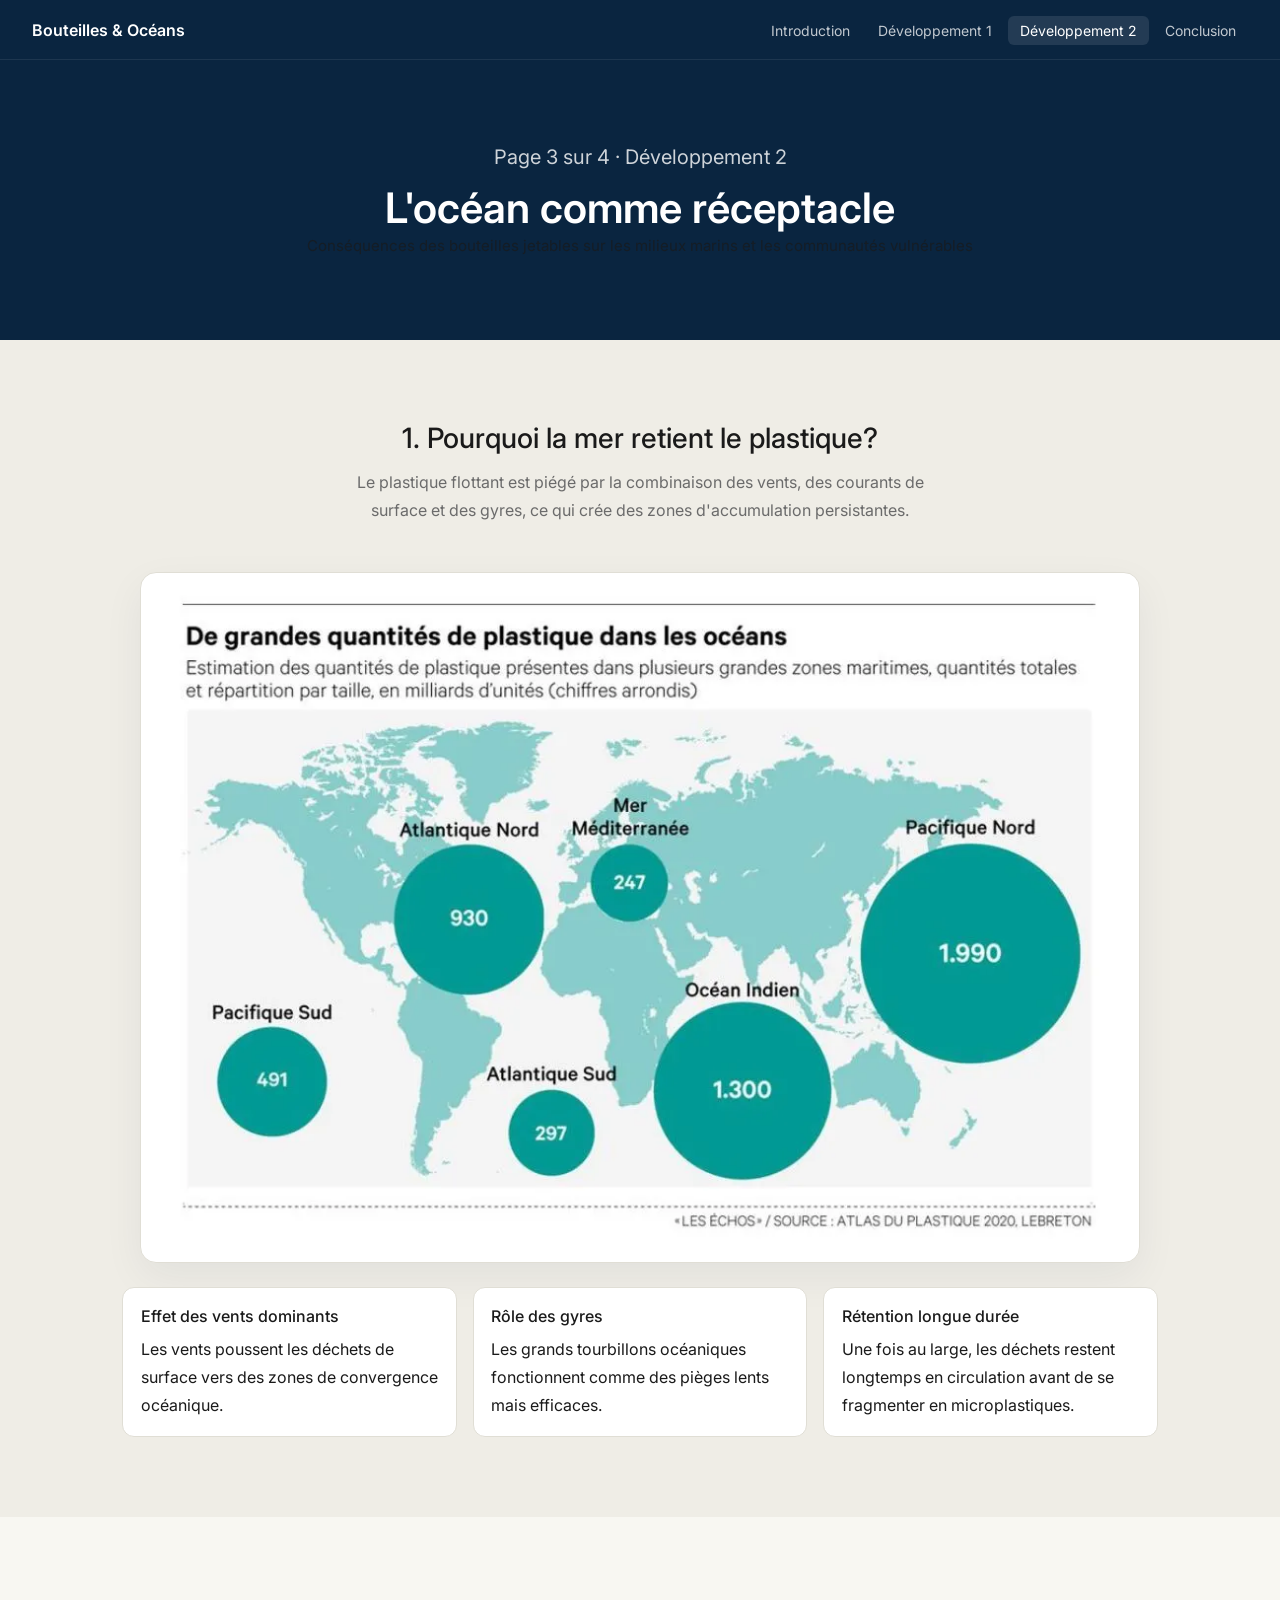
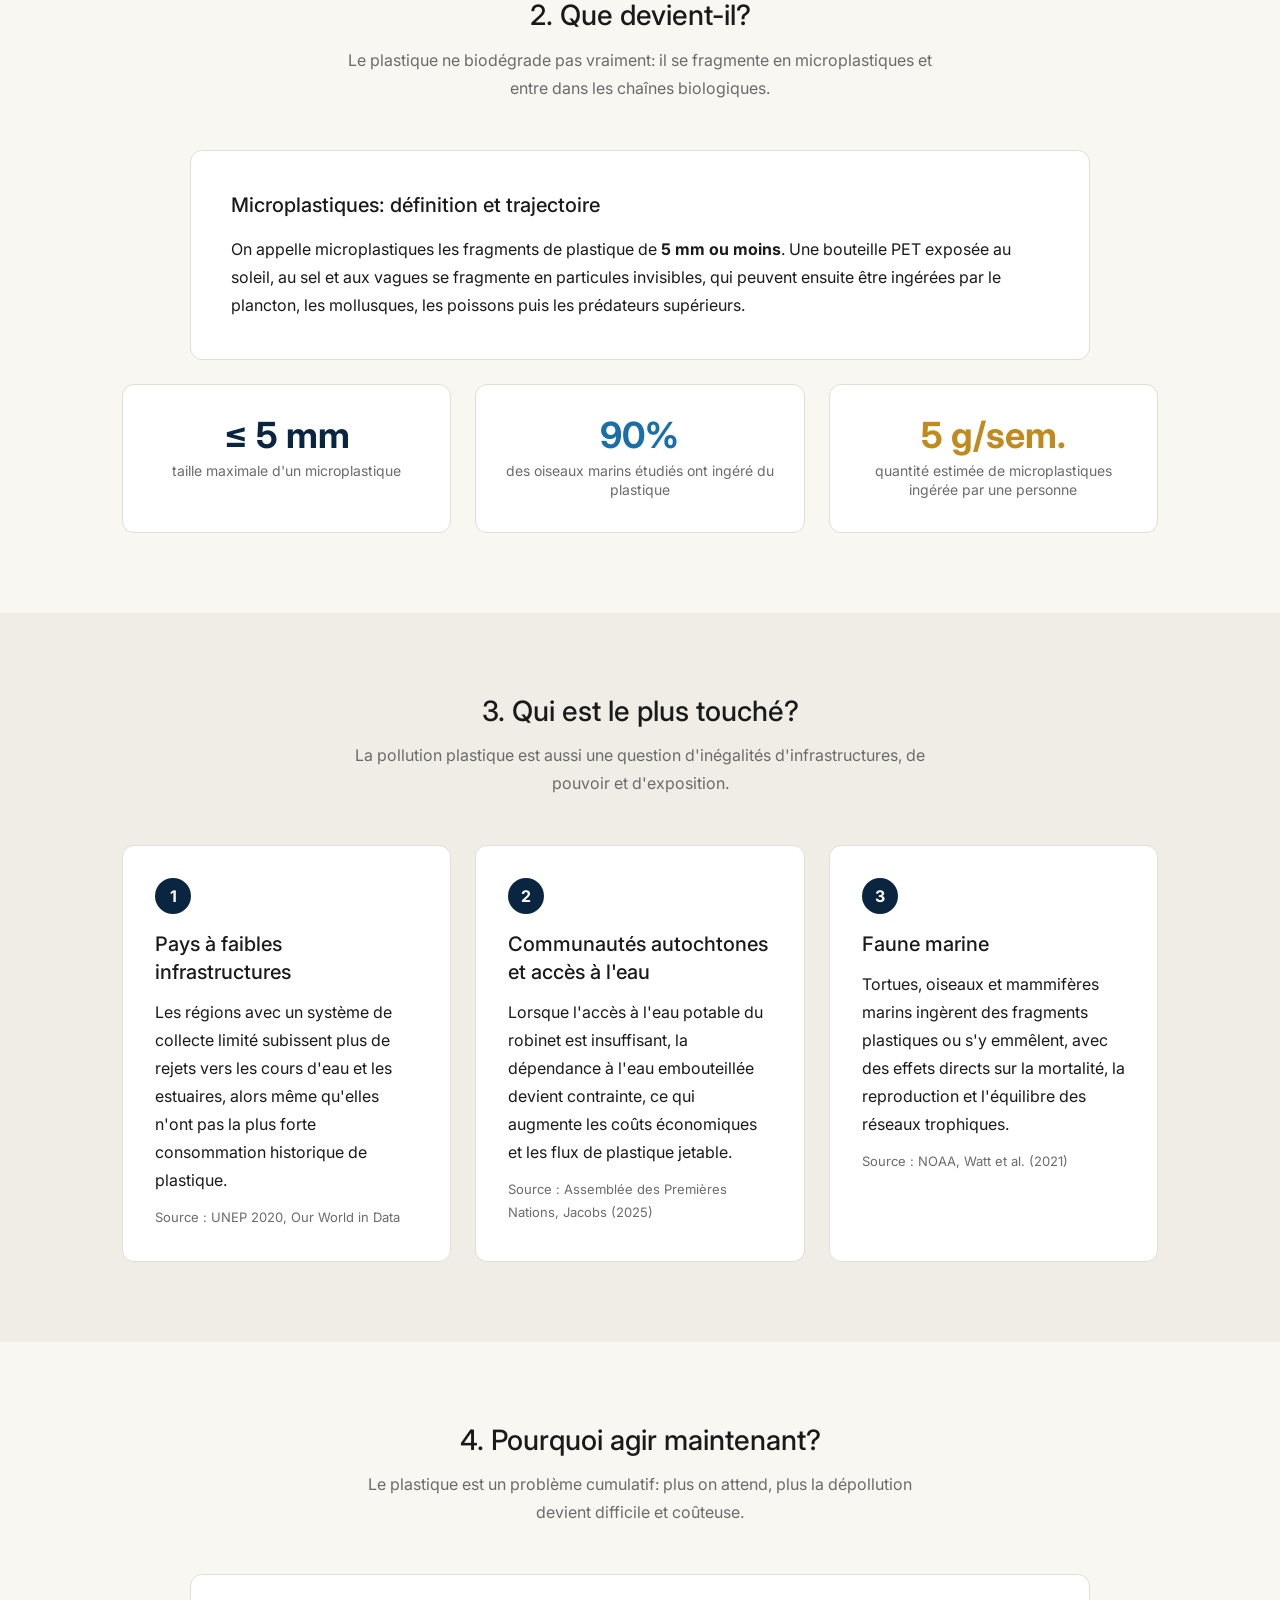
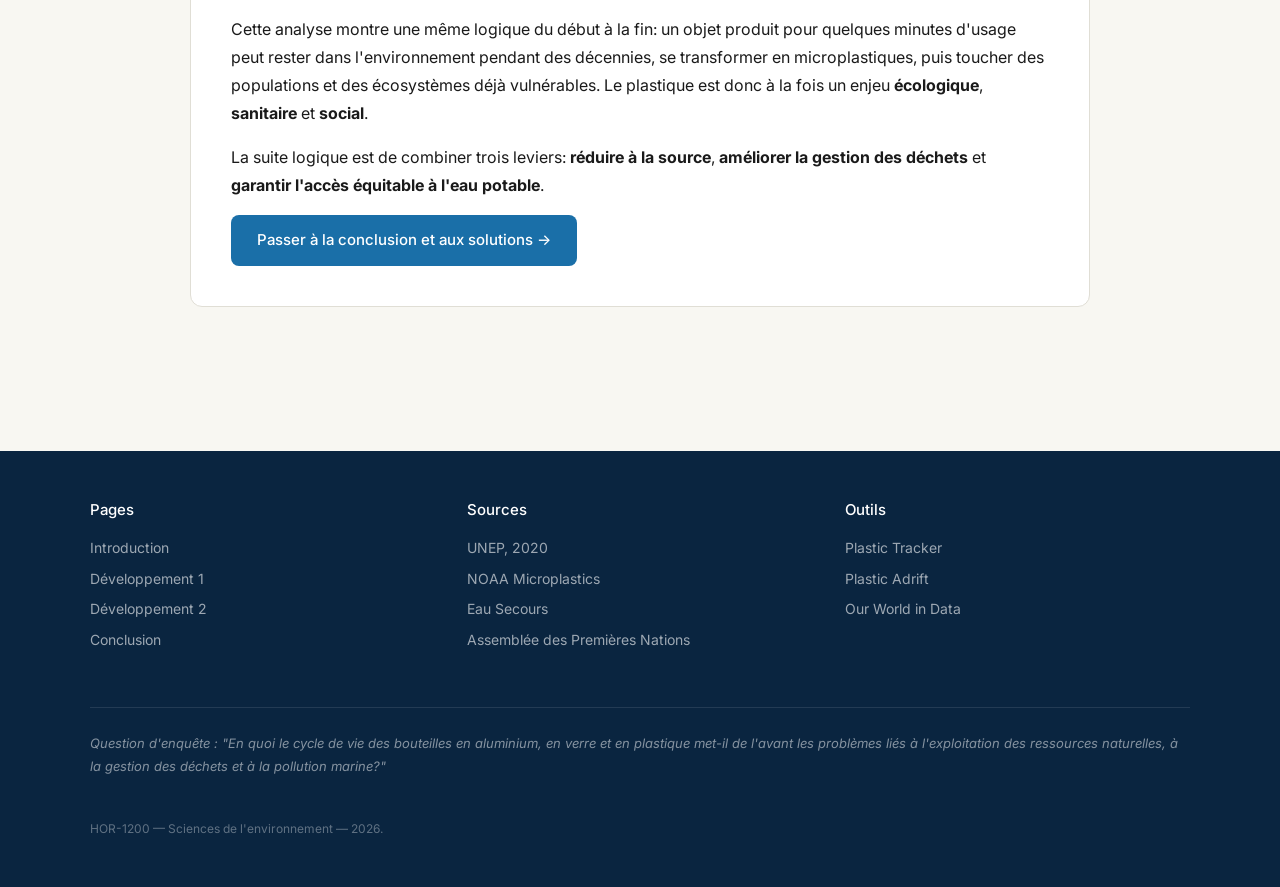
<file: site-bouteilles/ocean.html>
<!DOCTYPE html>
<html lang="fr">
<head>
  <meta charset="UTF-8">
  <meta name="viewport" content="width=device-width, initial-scale=1.0">
  <title>D&eacute;veloppement 2 — Impact marin et in&eacute;galit&eacute;s</title>
  <link rel="stylesheet" href="css/style.css">
</head>
<body>

  <!-- NAVIGATION -->
  <nav>
    <a href="index.html" class="nav-logo">Bouteilles &amp; Océans</a>
    <ul class="nav-links">
      <li><a href="index.html">Introduction</a></li>
      <li><a href="comparaison.html">D&eacute;veloppement 1</a></li>
      <li><a href="ocean.html" class="active">D&eacute;veloppement 2</a></li>
      <li><a href="solutions.html">Conclusion</a></li>
    </ul>
    <button class="nav-hamburger" aria-label="Menu">
      <span></span><span></span><span></span>
    </button>
  </nav>

  <!-- HERO OCÉAN -->
  <header class="page-header ocean" style="padding: 5rem 2rem;">
    <div class="formula">Page 3 sur 4 · D&eacute;veloppement 2</div>
    <h1>L'oc&eacute;an comme r&eacute;ceptacle</h1>
    <p class="origin">Cons&eacute;quences des bouteilles jetables sur les milieux marins et les communaut&eacute;s vuln&eacute;rables</p>
  </header>

  <!-- TEMPS 1 — POURQUOI LA MER RETIENT LE PLASTIQUE? -->
  <section class="section section-alt">
    <div class="container">
      <div class="section-title">
        <h2>1. Pourquoi la mer retient le plastique?</h2>
        <p>Le plastique flottant est piégé par la combinaison des vents, des courants de surface et des gyres, ce qui crée des zones d'accumulation persistantes.</p>
      </div>

      <div class="tracker-preview-card fade-up" style="max-width:1000px; margin:0 auto;">
        <img
          class="tracker-preview-image"
          src="assets/image.png"
          alt="Carte mondiale des zones d'accumulation des déchets plastiques dans les gyres océaniques"
        >
      </div>

      <div class="key-points-grid" style="margin-top:1.5rem;">
        <article class="key-point fade-up">
          <h3>Effet des vents dominants</h3>
          <p>Les vents poussent les déchets de surface vers des zones de convergence océanique.</p>
        </article>
        <article class="key-point fade-up">
          <h3>Rôle des gyres</h3>
          <p>Les grands tourbillons océaniques fonctionnent comme des pièges lents mais efficaces.</p>
        </article>
        <article class="key-point fade-up">
          <h3>Rétention longue durée</h3>
          <p>Une fois au large, les déchets restent longtemps en circulation avant de se fragmenter en microplastiques.</p>
        </article>
      </div>

    </div>
  </section>

  <!-- TEMPS 2 — QUE DEVIENT-IL? -->
  <section class="section">
    <div class="container">
      <div class="section-title">
        <h2>2. Que devient-il?</h2>
        <p>Le plastique ne biodégrade pas vraiment: il se fragmente en microplastiques et entre dans les chaînes biologiques.</p>
      </div>

      <div class="editorial fade-up" style="max-width:900px; margin:0 auto;">
        <h3>Microplastiques: définition et trajectoire</h3>
        <p>
          On appelle microplastiques les fragments de plastique de <strong>5 mm ou moins</strong>. Une bouteille PET exposée au soleil,
          au sel et aux vagues se fragmente en particules invisibles, qui peuvent ensuite être ingérées par le plancton,
          les mollusques, les poissons puis les prédateurs supérieurs.
        </p>
      </div>

      <div class="stats-grid" style="margin-top:1.5rem;">
        <div class="stat-card fade-up">
          <div class="stat-value" style="color:#0A2540;">≤ 5 mm</div>
          <div class="stat-label">taille maximale d'un microplastique</div>
          <div class="stat-source">Source : NOAA / Eau Secours</div>
        </div>
        <div class="stat-card fade-up">
          <div class="stat-value" style="color:#1A6FA8;">90%</div>
          <div class="stat-label">des oiseaux marins étudiés ont ingéré du plastique</div>
          <div class="stat-source">Source : Watt et al., 2021</div>
        </div>
        <div class="stat-card fade-up">
          <div class="stat-value" style="color:#C08A1E;">5 g/sem.</div>
          <div class="stat-label">quantité estimée de microplastiques ingérée par une personne</div>
          <div class="stat-source">Source : littérature de synthèse citée en santé environnementale</div>
        </div>
      </div>
    </div>
  </section>

  <!-- TEMPS 3 — QUI EST LE PLUS TOUCHÉ? -->
  <section class="section section-alt">
    <div class="container">
      <div class="section-title">
        <h2>3. Qui est le plus touché?</h2>
        <p>La pollution plastique est aussi une question d'inégalités d'infrastructures, de pouvoir et d'exposition.</p>
      </div>

      <div class="inequality-grid">
        <div class="inequality-block fade-up">
          <div class="block-num">1</div>
          <h3>Pays à faibles infrastructures</h3>
          <p style="margin-top:0.75rem;">
            Les régions avec un système de collecte limité subissent plus de rejets vers les cours d'eau et les estuaires,
            alors même qu'elles n'ont pas la plus forte consommation historique de plastique.
          </p>
          <p class="text-muted" style="margin-top:0.75rem;">Source : UNEP 2020, Our World in Data</p>
        </div>

        <div class="inequality-block fade-up">
          <div class="block-num">2</div>
          <h3>Communautés autochtones et accès à l'eau</h3>
          <p style="margin-top:0.75rem;">
            Lorsque l'accès à l'eau potable du robinet est insuffisant, la dépendance à l'eau embouteillée devient contrainte,
            ce qui augmente les coûts économiques et les flux de plastique jetable.
          </p>
          <p class="text-muted" style="margin-top:0.75rem;">Source : Assemblée des Premières Nations, Jacobs (2025)</p>
        </div>

        <div class="inequality-block fade-up">
          <div class="block-num">3</div>
          <h3>Faune marine</h3>
          <p style="margin-top:0.75rem;">
            Tortues, oiseaux et mammifères marins ingèrent des fragments plastiques ou s'y emmêlent, avec des effets directs
            sur la mortalité, la reproduction et l'équilibre des réseaux trophiques.
          </p>
          <p class="text-muted" style="margin-top:0.75rem;">Source : NOAA, Watt et al. (2021)</p>
        </div>
      </div>

    </div>
  </section>

  <!-- TEMPS 4 — POURQUOI AGIR MAINTENANT? -->
  <section class="section">
    <div class="container">
      <div class="section-title">
        <h2>4. Pourquoi agir maintenant?</h2>
        <p>Le plastique est un problème cumulatif: plus on attend, plus la dépollution devient difficile et coûteuse.</p>
      </div>

      <div class="editorial fade-up" style="max-width:900px; margin:0 auto;">
        <p>
          Cette analyse montre une même logique du début à la fin: un objet produit pour quelques minutes d'usage peut rester
          dans l'environnement pendant des décennies, se transformer en microplastiques, puis toucher des populations et des écosystèmes
          déjà vulnérables. Le plastique est donc à la fois un enjeu <strong>écologique</strong>, <strong>sanitaire</strong> et
          <strong>social</strong>.
        </p>
        <p style="margin-top:1rem;">
          La suite logique est de combiner trois leviers: <strong>réduire à la source</strong>, <strong>améliorer la gestion des déchets</strong>
          et <strong>garantir l'accès équitable à l'eau potable</strong>.
        </p>
        <p style="margin-top:1rem;">
          <a href="solutions.html" class="btn btn-plastic">Passer à la conclusion et aux solutions →</a>
        </p>
      </div>
    </div>
  </section>

  <!-- FOOTER -->
  <footer>
    <div class="footer-inner">
      <div>
        <h3>Pages</h3>
        <a href="index.html">Introduction</a>
        <a href="comparaison.html">D&eacute;veloppement 1</a>
        <a href="ocean.html">D&eacute;veloppement 2</a>
        <a href="solutions.html">Conclusion</a>
      </div>
      <div>
        <h3>Sources</h3>
        <a href="https://www.lifecycleinitiative.org/wp-content/uploads/2020/07/UNEP_PLASTIC-BOTTLES-REPORT_29-JUNE-2020_final-low-res.pdf" target="_blank" rel="noopener">UNEP, 2020</a>
        <a href="https://www.ncei.noaa.gov/products/microplastics" target="_blank" rel="noopener">NOAA Microplastics</a>
        <a href="https://eausecours.org/enjeux/microplastiques/" target="_blank" rel="noopener">Eau Secours</a>
        <a href="https://afn.ca/fr/environnement/gerance-de-leau/" target="_blank" rel="noopener">Assemblée des Premières Nations</a>
      </div>
      <div>
        <h3>Outils</h3>
        <a href="https://theoceancleanup.com/plastic-tracker/" target="_blank" rel="noopener">Plastic Tracker</a>
        <a href="https://plasticadrift.org" target="_blank" rel="noopener">Plastic Adrift</a>
        <a href="https://ourworldindata.org/plastic-pollution" target="_blank" rel="noopener">Our World in Data</a>
      </div>
      <div class="footer-enquete">
        Question d'enquête : "En quoi le cycle de vie des bouteilles en aluminium, en verre et en plastique met-il de l'avant les problèmes liés à l'exploitation des ressources naturelles, à la gestion des déchets et à la pollution marine?"
      </div>
      <div class="footer-copy">HOR-1200 — Sciences de l'environnement — 2026.</div>
    </div>
  </footer>

  <script src="js/main.js"></script>
</body>
</html>
</file>
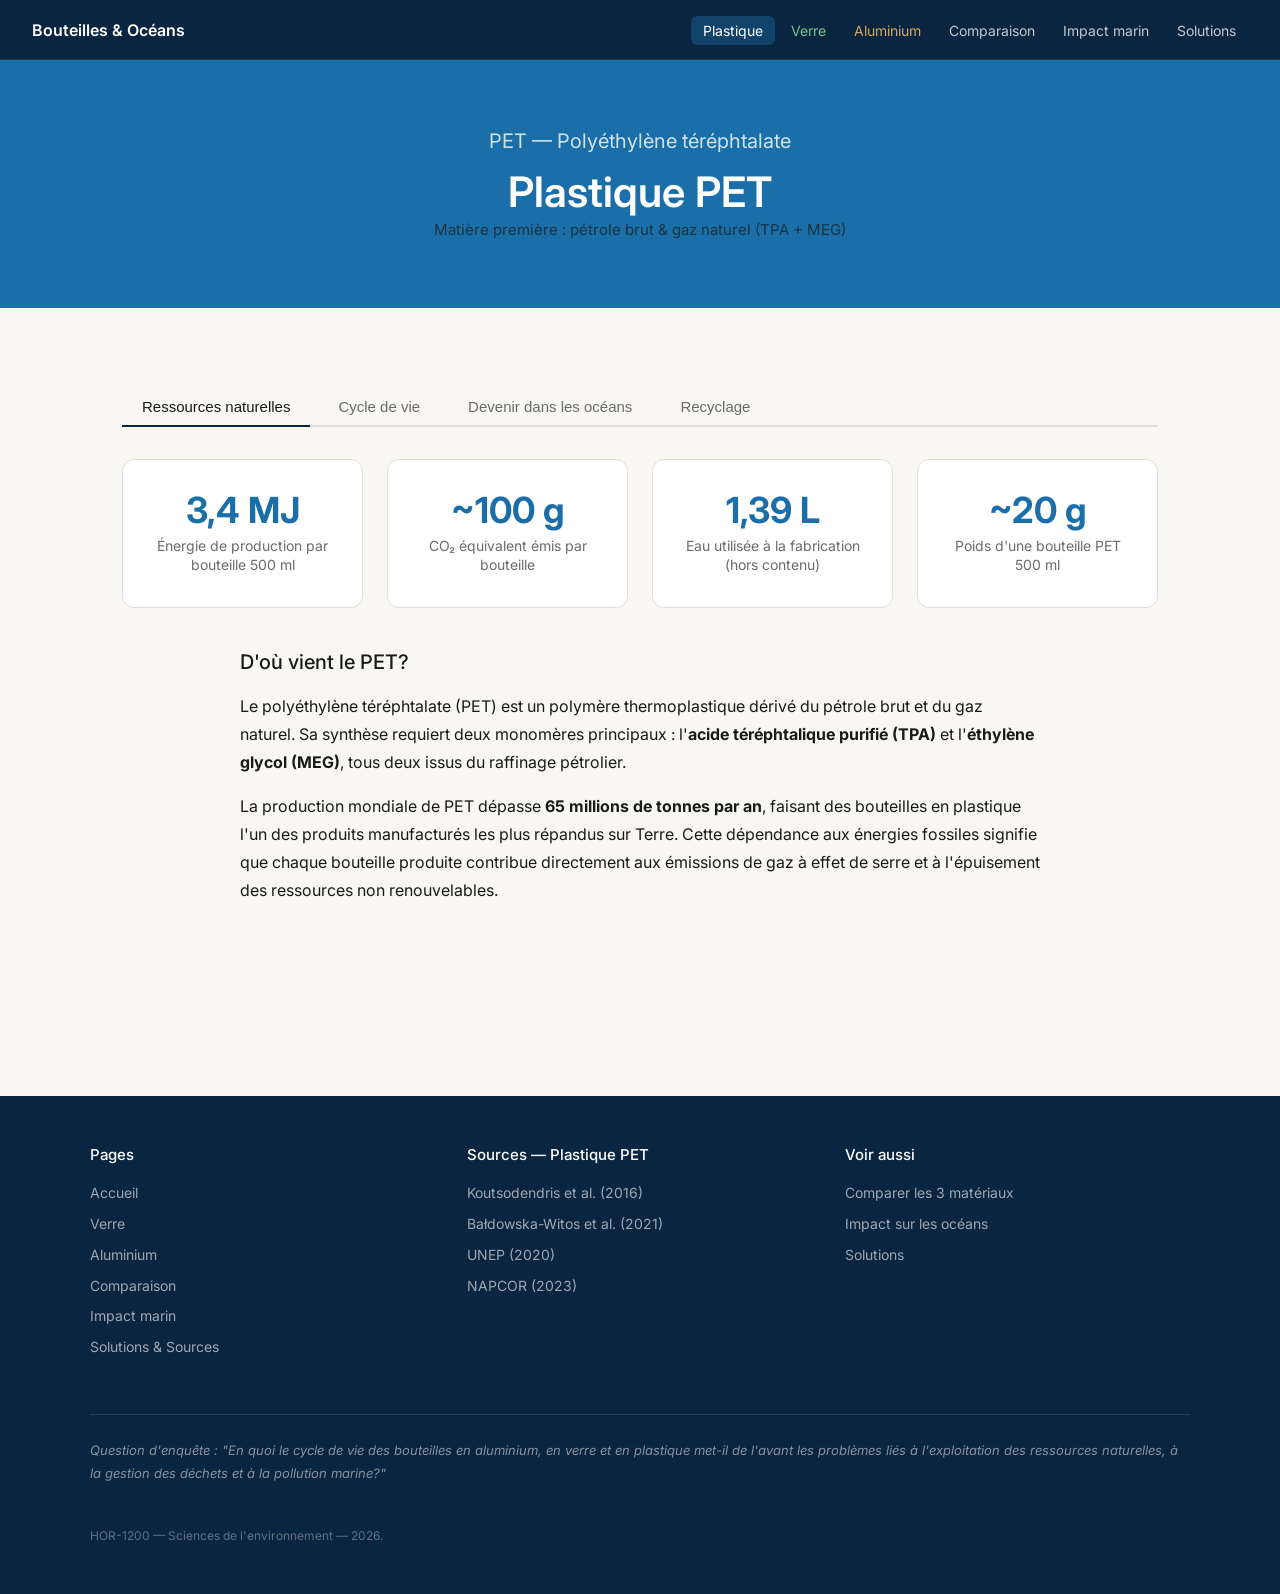
<file: site-bouteilles/plastique.html>
<!DOCTYPE html>
<html lang="fr">
<head>
  <meta charset="UTF-8">
  <meta name="viewport" content="width=device-width, initial-scale=1.0">
  <title>Plastique PET — Cycle de vie &amp; impacts</title>
  <link rel="stylesheet" href="css/style.css">
</head>
<body>

  <!-- NAVIGATION -->
  <nav>
    <a href="index.html" class="nav-logo">Bouteilles &amp; Océans</a>
    <ul class="nav-links">
      <li><a href="plastique.html" class="nav-plastic active">Plastique</a></li>
      <li><a href="verre.html" class="nav-glass">Verre</a></li>
      <li><a href="aluminium.html" class="nav-alu">Aluminium</a></li>
      <li><a href="comparaison.html">Comparaison</a></li>
      <li><a href="ocean.html">Impact marin</a></li>
      <li><a href="solutions.html">Solutions</a></li>
    </ul>
    <button class="nav-hamburger" aria-label="Menu">
      <span></span><span></span><span></span>
    </button>
  </nav>

  <!-- EN-TÊTE DE PAGE -->
  <header class="page-header plastic">
    <div class="formula">PET — Polyéthylène téréphtalate</div>
    <h1>Plastique PET</h1>
    <p class="origin">Matière première : pétrole brut &amp; gaz naturel (TPA + MEG)</p>
  </header>

  <!-- TABS -->
  <section class="section">
    <div class="container">
      <div class="tabs">
        <div class="tab-buttons">
          <button class="tab-btn active" data-tab="ressources">Ressources naturelles</button>
          <button class="tab-btn" data-tab="fabrication">Cycle de vie</button>
          <button class="tab-btn" data-tab="ocean">Devenir dans les océans</button>
          <button class="tab-btn" data-tab="recyclage">Recyclage</button>
        </div>

        <!-- ONGLET 1 — RESSOURCES -->
        <div class="tab-pane active" data-tab="ressources">
          <div class="stats-grid" style="margin-bottom:2.5rem;">
            <div class="stat-card plastic fade-up">
              <div class="stat-value">3,4 MJ</div>
              <div class="stat-label">Énergie de production par bouteille 500 ml</div>
              <div class="stat-source">Source : Bałdowska-Witos et al., 2021</div>
            </div>
            <div class="stat-card plastic fade-up">
              <div class="stat-value">~100 g</div>
              <div class="stat-label">CO₂ équivalent émis par bouteille</div>
              <div class="stat-source">Source : UNEP, 2020</div>
            </div>
            <div class="stat-card plastic fade-up">
              <div class="stat-value">1,39 L</div>
              <div class="stat-label">Eau utilisée à la fabrication (hors contenu)</div>
              <div class="stat-source">Source : Bałdowska-Witos et al., 2021</div>
            </div>
            <div class="stat-card plastic fade-up">
              <div class="stat-value">~20 g</div>
              <div class="stat-label">Poids d'une bouteille PET 500 ml</div>
              <div class="stat-source">Source : données industrielles</div>
            </div>
          </div>
          <div style="max-width:800px; margin:0 auto;">
            <h3 style="margin-bottom:1rem;">D'où vient le PET?</h3>
            <p>
              Le polyéthylène téréphtalate (PET) est un polymère thermoplastique dérivé du pétrole brut
              et du gaz naturel. Sa synthèse requiert deux monomères principaux :
              l'<strong>acide téréphtalique purifié (TPA)</strong> et l'<strong>éthylène glycol (MEG)</strong>,
              tous deux issus du raffinage pétrolier.
            </p>
            <p style="margin-top:1rem;">
              La production mondiale de PET dépasse <strong>65 millions de tonnes par an</strong>,
              faisant des bouteilles en plastique l'un des produits manufacturés les plus répandus sur Terre.
              Cette dépendance aux énergies fossiles signifie que chaque bouteille produite contribue directement
              aux émissions de gaz à effet de serre et à l'épuisement des ressources non renouvelables.
            </p>
          </div>
        </div>

        <!-- ONGLET 2 — FABRICATION / CYCLE DE VIE -->
        <div class="tab-pane" data-tab="fabrication">
          <div class="timeline">
            <div class="timeline-item fade-up">
              <div class="timeline-icon">⛽</div>
              <div class="timeline-content">
                <h3>1. Extraction des matières premières
                  <span class="badge badge-high">Impact élevé</span>
                </h3>
                <p>
                  Extraction du pétrole brut et du gaz naturel par forage. Raffinage pour produire
                  le TPA et le MEG. Processus énergivore à l'origine d'émissions de GES significatives
                  et de risques de marées noires.
                </p>
              </div>
            </div>
            <div class="timeline-item fade-up">
              <div class="timeline-icon">🏭</div>
              <div class="timeline-content">
                <h3>2. Transformation &amp; fabrication
                  <span class="badge badge-high">Impact élevé</span>
                </h3>
                <p>
                  Polymérisation du PET, puis moulage par injection-étirage-soufflage (ISBM).
                  La bouteille est formée à partir d'une préforme en PET chauffée à ~100°C.
                  Consommation : 3,4 MJ et ~100 g CO₂eq par bouteille.
                </p>
              </div>
            </div>
            <div class="timeline-item fade-up">
              <div class="timeline-icon">🚢</div>
              <div class="timeline-content">
                <h3>3. Transport &amp; distribution
                  <span class="badge badge-medium">Impact modéré</span>
                </h3>
                <p>
                  La légèreté du PET (~20 g) en fait le matériau le plus économique à transporter.
                  Mais la logistique mondiale génère des émissions liées au transport maritime, terrestre
                  et aérien des marchandises.
                </p>
              </div>
            </div>
            <div class="timeline-item fade-up">
              <div class="timeline-icon">💧</div>
              <div class="timeline-content">
                <h3>4. Utilisation
                  <span class="badge badge-low">Impact faible</span>
                </h3>
                <p>
                  Durée de vie typique : quelques minutes à quelques jours.
                  Le PET est utilisé à usage unique dans la très grande majorité des cas.
                  Certaines bouteilles peuvent libérer de l'antimoine dans l'eau sous chaleur ou lumière UV.
                </p>
              </div>
            </div>
            <div class="timeline-item fade-up">
              <div class="timeline-icon">♻️</div>
              <div class="timeline-content">
                <h3>5. Collecte &amp; tri
                  <span class="badge badge-medium">Impact modéré</span>
                </h3>
                <p>
                  Seulement ~30% des bouteilles PET sont collectées pour le recyclage dans les pays développés.
                  Dans les pays en développement, ce taux chute à moins de 10%.
                  Le bouchon, l'étiquette et les résidus compliquent le tri.
                </p>
              </div>
            </div>
            <div class="timeline-item fade-up">
              <div class="timeline-icon">🔄</div>
              <div class="timeline-content">
                <h3>6. Recyclage
                  <span class="badge badge-medium">Impact modéré</span>
                </h3>
                <p>
                  Le PET se recycle en R-PET (PET recyclé) utilisé pour des fibres textiles, de nouveaux
                  emballages ou des bouteilles. Mais la teneur en recyclé reste faible :
                  <strong>seulement 3%</strong> en moyenne dans les bouteilles neuves aux États-Unis.
                  Le taux de recyclage mondial plafonne à <strong>9%</strong>.
                </p>
              </div>
            </div>
            <div class="timeline-item fade-up">
              <div class="timeline-icon">🌊</div>
              <div class="timeline-content">
                <h3>7. Résidu final — milieu marin
                  <span class="badge badge-high">Impact élevé</span>
                </h3>
                <p>
                  91% du plastique n'est jamais recyclé. Une grande part finit dans des décharges,
                  des incinérateurs, ou directement dans l'environnement.
                  Entre 1 et 2 millions de tonnes atteignent les océans chaque année.
                </p>
              </div>
            </div>
          </div>
        </div>

        <!-- ONGLET 3 — OCÉANS -->
        <div class="tab-pane" data-tab="ocean">
          <div style="max-width:800px; margin:0 auto 2.5rem;">
            <h3 style="margin-bottom:1rem;">Comment le PET se dégrade-t-il en mer?</h3>
            <p>
              Le PET est un polymère synthétique : aucun organisme naturel ne possède les enzymes
              nécessaires pour le biodégrader efficacement. En milieu marin, il se <em>fragmente</em>
              progressivement sous l'effet des UV, des vagues et des chocs mécaniques,
              mais ne disparaît jamais vraiment.
            </p>
          </div>
          <div class="degradation-timeline">
            <div class="deg-track">
              <div class="deg-point">
                <div class="deg-dot" style="background:#1A6FA8;"></div>
                <div class="deg-time">Jour 1</div>
                <div class="deg-desc">Bouteille entière à la surface, colonisation par des biofilms</div>
              </div>
              <div class="deg-point">
                <div class="deg-dot"></div>
                <div class="deg-time">1–5 ans</div>
                <div class="deg-desc">Fragilisation par les UV, premières fissures, fragments de 5–50 cm</div>
              </div>
              <div class="deg-point">
                <div class="deg-dot"></div>
                <div class="deg-time">5–50 ans</div>
                <div class="deg-desc">Fragmentation en microplastiques (≤5 mm). Ingestion par la faune marine</div>
              </div>
              <div class="deg-point">
                <div class="deg-dot"></div>
                <div class="deg-time">50–450 ans</div>
                <div class="deg-desc">Nanoplastiques (≤1 µm), pénétration dans les tissus vivants</div>
              </div>
              <div class="deg-point">
                <div class="deg-dot" style="background:#721c24;"></div>
                <div class="deg-time">450+ ans</div>
                <div class="deg-desc">Aucune biodégradation complète — le polymère persiste indéfiniment</div>
              </div>
            </div>
          </div>
          <div style="max-width:800px; margin:2.5rem auto 0;">
            <h3 style="margin-bottom:1rem;">Substances libérées</h3>
            <div class="stats-grid">
              <div class="stat-card fade-up">
                <div class="stat-value" style="font-size:22px;">Antimoine</div>
                <div class="stat-label">Catalyseur de production, libéré en eau de mer chaude ou acide</div>
                <div class="stat-source">Source : Koutsodendris et al., 2016</div>
              </div>
              <div class="stat-card fade-up">
                <div class="stat-value" style="font-size:22px;">Phtalates</div>
                <div class="stat-label">Plastifiants, perturbateurs endocriniens potentiels</div>
                <div class="stat-source">Source : UNEP, 2020</div>
              </div>
              <div class="stat-card fade-up">
                <div class="stat-value" style="font-size:22px;">Additifs</div>
                <div class="stat-label">Colorants, stabilisants UV — accumulation dans les organismes marins</div>
                <div class="stat-source">Source : Völker et al., 2021</div>
              </div>
            </div>
          </div>
        </div>

        <!-- ONGLET 4 — RECYCLAGE -->
        <div class="tab-pane" data-tab="recyclage">
          <div class="stats-grid" style="margin-bottom:2.5rem;">
            <div class="stat-card plastic fade-up">
              <div class="stat-value">9%</div>
              <div class="stat-label">Taux de recyclage mondial du plastique</div>
              <div class="stat-source">Source : UNEP, 2020</div>
            </div>
            <div class="stat-card plastic fade-up">
              <div class="stat-value">3%</div>
              <div class="stat-label">Contenu recyclé moyen dans les nouvelles bouteilles (USA)</div>
              <div class="stat-source">Source : NAPCOR, 2023</div>
            </div>
            <div class="stat-card plastic fade-up">
              <div class="stat-value">~30%</div>
              <div class="stat-label">Taux de collecte dans les pays riches</div>
              <div class="stat-source">Source : Our World in Data</div>
            </div>
          </div>
          <div style="max-width:800px; margin:0 auto;">
            <h3 style="margin-bottom:1rem;">Boucle ouverte vs boucle fermée</h3>
            <p>
              Le recyclage du PET est dit en <strong>boucle ouverte</strong> : une bouteille recyclée
              ne devient généralement pas une nouvelle bouteille, mais une fibre polaire, un tapis ou un emballage
              de moindre valeur. Chaque recyclage dégrade la qualité du polymère (mélange de couleurs, contamination).
            </p>
            <p style="margin-top:1rem;">
              La technologie de <strong>dépolymérisation chimique</strong> (ex. glycolyse, méthanolise)
              permet théoriquement une boucle fermée — PET → monomères → PET vierge —
              mais reste coûteuse et marginale à l'échelle industrielle en 2025.
            </p>
            <p style="margin-top:1rem;">
              Le principal obstacle : la <strong>pollution par les bouchons, étiquettes et résidus alimentaires</strong>,
              qui nécessite un tri minutieux et coûteux avant tout retraitement.
            </p>
          </div>
        </div>
      </div>
    </div>
  </section>

  <!-- FOOTER -->
  <footer>
    <div class="footer-inner">
      <div>
        <h3>Pages</h3>
        <a href="index.html">Accueil</a>
        <a href="verre.html">Verre</a>
        <a href="aluminium.html">Aluminium</a>
        <a href="comparaison.html">Comparaison</a>
        <a href="ocean.html">Impact marin</a>
        <a href="solutions.html">Solutions &amp; Sources</a>
      </div>
      <div>
        <h3>Sources — Plastique PET</h3>
        <a href="#" style="pointer-events:none;">Koutsodendris et al. (2016)</a>
        <a href="#" style="pointer-events:none;">Bałdowska-Witos et al. (2021)</a>
        <a href="https://www.lifecycleinitiative.org/wp-content/uploads/2020/07/UNEP_PLASTIC-BOTTLES-REPORT_29-JUNE-2020_final-low-res.pdf" target="_blank" rel="noopener">UNEP (2020)</a>
        <a href="#" style="pointer-events:none;">NAPCOR (2023)</a>
      </div>
      <div>
        <h3>Voir aussi</h3>
        <a href="comparaison.html">Comparer les 3 matériaux</a>
        <a href="ocean.html">Impact sur les océans</a>
        <a href="solutions.html">Solutions</a>
      </div>
      <div class="footer-enquete">
        Question d'enquête : "En quoi le cycle de vie des bouteilles en aluminium, en verre et en plastique met-il de l'avant les problèmes liés à l'exploitation des ressources naturelles, à la gestion des déchets et à la pollution marine?"
      </div>
      <div class="footer-copy">
        HOR-1200 — Sciences de l'environnement — 2026.
      </div>
    </div>
  </footer>

  <script src="js/main.js"></script>
</body>
</html>
</file>
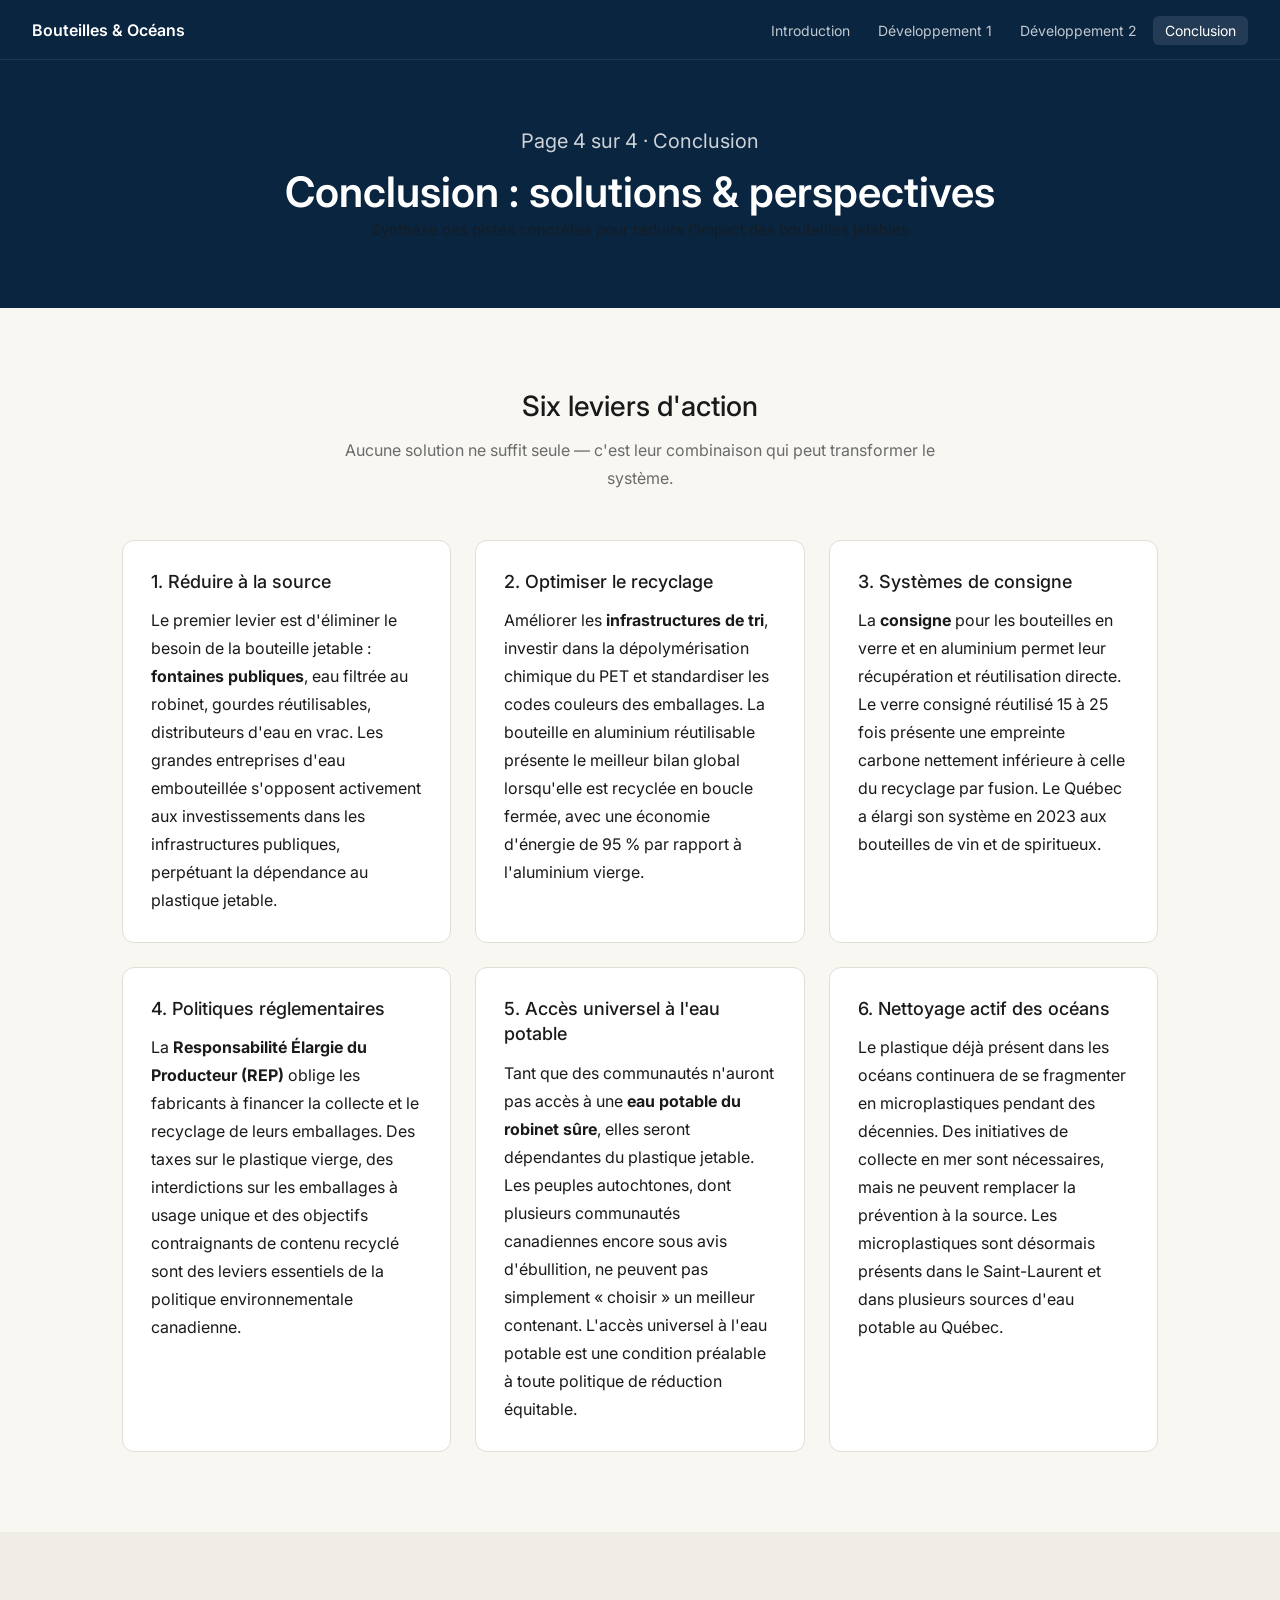
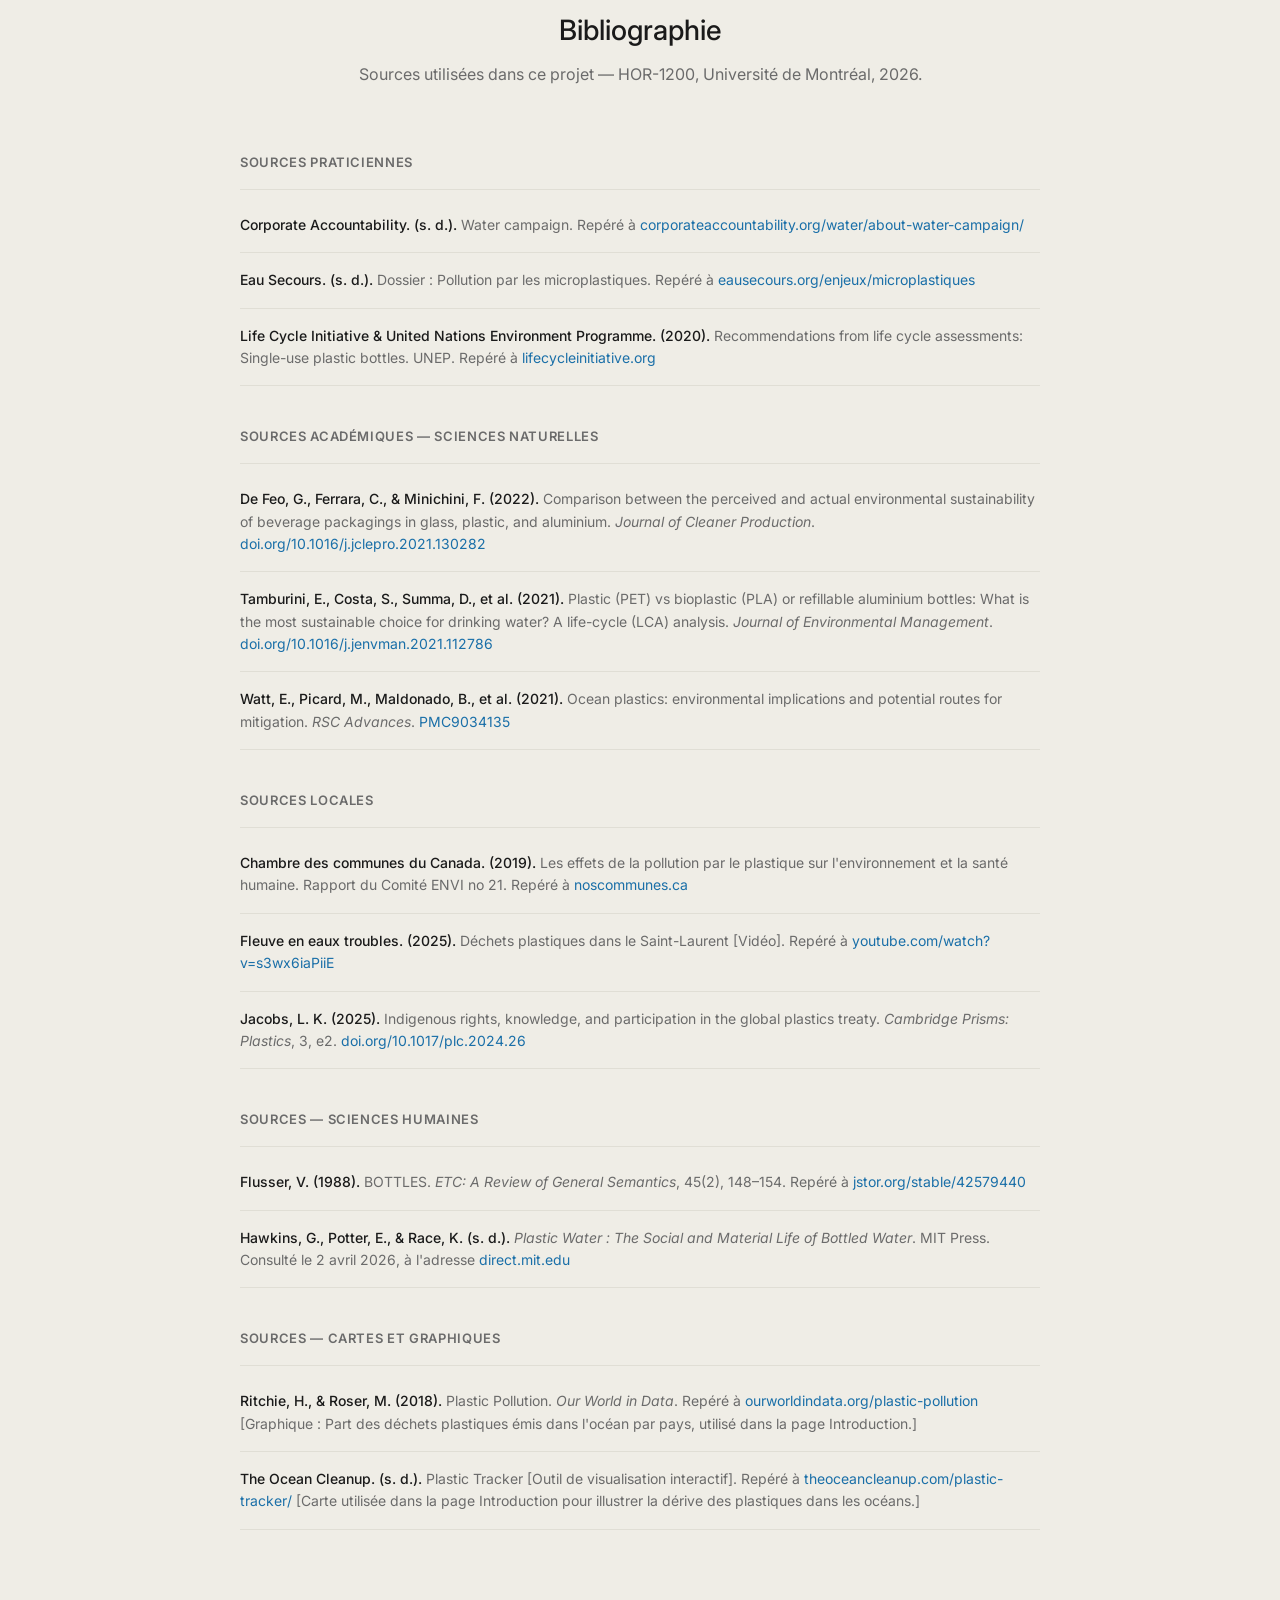
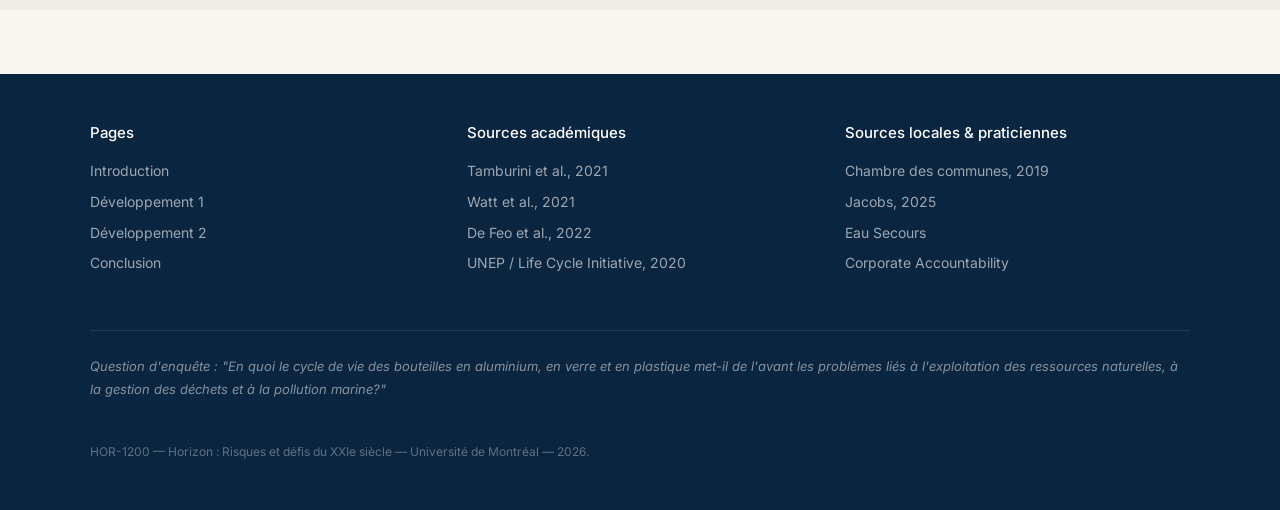
<file: site-bouteilles/solutions.html>
<!DOCTYPE html>
<html lang="fr">
<head>
  <meta charset="UTF-8">
  <meta name="viewport" content="width=device-width, initial-scale=1.0">
  <title>Conclusion — Solutions et perspectives</title>
  <link rel="stylesheet" href="css/style.css">
</head>
<body>

  <!-- NAVIGATION -->
  <nav>
    <a href="index.html" class="nav-logo">Bouteilles &amp; Océans</a>
    <ul class="nav-links">
      <li><a href="index.html">Introduction</a></li>
      <li><a href="comparaison.html">D&eacute;veloppement 1</a></li>
      <li><a href="ocean.html">D&eacute;veloppement 2</a></li>
      <li><a href="solutions.html" class="active">Conclusion</a></li>
    </ul>
    <button class="nav-hamburger" aria-label="Menu">
      <span></span><span></span><span></span>
    </button>
  </nav>

  <!-- EN-TÊTE -->
  <header class="page-header ocean">
    <div class="formula">Page 4 sur 4 · Conclusion</div>
    <h1>Conclusion : solutions &amp; perspectives</h1>
    <p class="origin">Synth&egrave;se des pistes concr&egrave;tes pour r&eacute;duire l'impact des bouteilles jetables</p>
  </header>

  <!-- GRILLE DE SOLUTIONS -->
  <section class="section">
    <div class="container">
      <div class="section-title">
        <h2>Six leviers d'action</h2>
        <p>Aucune solution ne suffit seule — c'est leur combinaison qui peut transformer le système.</p>
      </div>
      <div class="solutions-grid">

        <div class="solution-card fade-up">
          <h3>1. Réduire à la source</h3>
          <p>
            Le premier levier est d'éliminer le besoin de la bouteille jetable :
            <strong>fontaines publiques</strong>, eau filtrée au robinet, gourdes réutilisables,
            distributeurs d'eau en vrac. Les grandes entreprises d'eau embouteillée s'opposent
            activement aux investissements dans les infrastructures publiques,
            perpétuant la dépendance au plastique jetable.
          </p>
        </div>

        <div class="solution-card fade-up">
          <h3>2. Optimiser le recyclage</h3>
          <p>
            Améliorer les <strong>infrastructures de tri</strong>, investir dans la dépolymérisation
            chimique du PET et standardiser les codes couleurs des emballages. La bouteille en aluminium
            réutilisable présente le meilleur bilan global lorsqu'elle est recyclée en boucle fermée,
            avec une économie d'énergie de 95 % par rapport à l'aluminium vierge.
          </p>
        </div>

        <div class="solution-card fade-up">
          <h3>3. Systèmes de consigne</h3>
          <p>
            La <strong>consigne</strong> pour les bouteilles en verre et en aluminium permet
            leur récupération et réutilisation directe. Le verre consigné réutilisé 15 à 25 fois
            présente une empreinte carbone nettement inférieure à celle du recyclage par fusion.
            Le Québec a élargi son système en 2023 aux bouteilles de vin et de spiritueux.
          </p>
        </div>

        <div class="solution-card fade-up">
          <h3>4. Politiques réglementaires</h3>
          <p>
            La <strong>Responsabilité Élargie du Producteur (REP)</strong> oblige les fabricants
            à financer la collecte et le recyclage de leurs emballages. Des taxes sur le plastique vierge,
            des interdictions sur les emballages à usage unique et des objectifs contraignants de contenu
            recyclé sont des leviers essentiels de la politique environnementale canadienne.
          </p>
        </div>

        <div class="solution-card fade-up">
          <h3>5. Accès universel à l'eau potable</h3>
          <p>
            Tant que des communautés n'auront pas accès à une <strong>eau potable du robinet sûre</strong>,
            elles seront dépendantes du plastique jetable. Les peuples autochtones, dont plusieurs
            communautés canadiennes encore sous avis d'ébullition, ne peuvent pas simplement
            « choisir » un meilleur contenant. L'accès universel à l'eau potable est une condition
            préalable à toute politique de réduction équitable.
          </p>
        </div>

        <div class="solution-card fade-up">
          <h3>6. Nettoyage actif des océans</h3>
          <p>
            Le plastique déjà présent dans les océans continuera de se fragmenter en microplastiques
            pendant des décennies. Des initiatives de collecte en mer sont nécessaires, mais ne peuvent
            remplacer la prévention à la source. Les microplastiques sont désormais présents
            dans le Saint-Laurent et dans plusieurs sources d'eau potable au Québec.
          </p>
        </div>

      </div>
    </div>
  </section>

  <!-- BIBLIOGRAPHIE -->
  <section class="section section-alt">
    <div class="container">
      <div class="section-title">
        <h2>Bibliographie</h2>
        <p>Sources utilisées dans ce projet — HOR-1200, Université de Montréal, 2026.</p>
      </div>
      <div class="bibliography">

        <div class="bib-item" style="margin-bottom:0.5rem; font-size:13px; font-weight:600; text-transform:uppercase; letter-spacing:0.05em; color:var(--color-muted);">Sources praticiennes</div>

        <div class="bib-item">
          <span>Corporate Accountability. (s. d.).</span>
          Water campaign.
          Repéré à <a href="https://corporateaccountability.org/water/about-water-campaign/" target="_blank" rel="noopener" style="color:var(--color-plastic);">corporateaccountability.org/water/about-water-campaign/</a>
        </div>

        <div class="bib-item">
          <span>Eau Secours. (s. d.).</span>
          Dossier : Pollution par les microplastiques.
          Repéré à <a href="https://eausecours.org/enjeux/microplastiques" target="_blank" rel="noopener" style="color:var(--color-plastic);">eausecours.org/enjeux/microplastiques</a>
        </div>

        <div class="bib-item">
          <span>Life Cycle Initiative &amp; United Nations Environment Programme. (2020).</span>
          Recommendations from life cycle assessments: Single-use plastic bottles. UNEP.
          Repéré à <a href="https://www.lifecycleinitiative.org/wp-content/uploads/2020/07/UNEP_PLASTIC-BOTTLES-REPORT_29-JUNE-2020_final-low-res.pdf" target="_blank" rel="noopener" style="color:var(--color-plastic);">lifecycleinitiative.org</a>
        </div>

        <div class="bib-item" style="margin-top:1.5rem; margin-bottom:0.5rem; font-size:13px; font-weight:600; text-transform:uppercase; letter-spacing:0.05em; color:var(--color-muted);">Sources académiques — sciences naturelles</div>

        <div class="bib-item">
          <span>De Feo, G., Ferrara, C., &amp; Minichini, F. (2022).</span>
          Comparison between the perceived and actual environmental sustainability of beverage packagings in glass, plastic, and aluminium.
          <em>Journal of Cleaner Production</em>.
          <a href="https://www.sciencedirect.com/science/article/abs/pii/S0959652621043237" target="_blank" rel="noopener" style="color:var(--color-plastic);">doi.org/10.1016/j.jclepro.2021.130282</a>
        </div>

        <div class="bib-item">
          <span>Tamburini, E., Costa, S., Summa, D., et al. (2021).</span>
          Plastic (PET) vs bioplastic (PLA) or refillable aluminium bottles: What is the most sustainable choice for drinking water? A life-cycle (LCA) analysis.
          <em>Journal of Environmental Management</em>.
          <a href="https://www.sciencedirect.com/science/article/abs/pii/S0013935121002681" target="_blank" rel="noopener" style="color:var(--color-plastic);">doi.org/10.1016/j.jenvman.2021.112786</a>
        </div>

        <div class="bib-item">
          <span>Watt, E., Picard, M., Maldonado, B., et al. (2021).</span>
          Ocean plastics: environmental implications and potential routes for mitigation.
          <em>RSC Advances</em>.
          <a href="https://pmc.ncbi.nlm.nih.gov/articles/PMC9034135/" target="_blank" rel="noopener" style="color:var(--color-plastic);">PMC9034135</a>
        </div>

        <div class="bib-item" style="margin-top:1.5rem; margin-bottom:0.5rem; font-size:13px; font-weight:600; text-transform:uppercase; letter-spacing:0.05em; color:var(--color-muted);">Sources locales</div>

        <div class="bib-item">
          <span>Chambre des communes du Canada. (2019).</span>
          Les effets de la pollution par le plastique sur l'environnement et la santé humaine. Rapport du Comité ENVI no 21.
          Repéré à <a href="https://www.noscommunes.ca/documentviewer/fr/42-1/ENVI/rapport-21/page-42" target="_blank" rel="noopener" style="color:var(--color-plastic);">noscommunes.ca</a>
        </div>

        <div class="bib-item">
          <span>Fleuve en eaux troubles. (2025).</span>
          Déchets plastiques dans le Saint-Laurent [Vidéo].
          Repéré à <a href="https://www.youtube.com/watch?v=s3wx6iaPiiE" target="_blank" rel="noopener" style="color:var(--color-plastic);">youtube.com/watch?v=s3wx6iaPiiE</a>
        </div>

        <div class="bib-item">
          <span>Jacobs, L. K. (2025).</span>
          Indigenous rights, knowledge, and participation in the global plastics treaty.
          <em>Cambridge Prisms: Plastics</em>, 3, e2.
          <a href="https://doi.org/10.1017/plc.2024.26" target="_blank" rel="noopener" style="color:var(--color-plastic);">doi.org/10.1017/plc.2024.26</a>
        </div>

        <div class="bib-item" style="margin-top:1.5rem; margin-bottom:0.5rem; font-size:13px; font-weight:600; text-transform:uppercase; letter-spacing:0.05em; color:var(--color-muted);">Sources — sciences humaines</div>

        <div class="bib-item">
          <span>Flusser, V. (1988).</span>
          BOTTLES.
          <em>ETC: A Review of General Semantics</em>, 45(2), 148–154.
          Repéré à <a href="http://www.jstor.org/stable/42579440" target="_blank" rel="noopener" style="color:var(--color-plastic);">jstor.org/stable/42579440</a>
        </div>

        <div class="bib-item">
          <span>Hawkins, G., Potter, E., &amp; Race, K. (s. d.).</span>
          <em>Plastic Water : The Social and Material Life of Bottled Water</em>. MIT Press.
          Consulté le 2 avril 2026, à l'adresse <a href="https://direct.mit.edu/books/book/3096/Plastic-WaterThe-Social-and-Material-Life-of" target="_blank" rel="noopener" style="color:var(--color-plastic);">direct.mit.edu</a>
        </div>

        <div class="bib-item" style="margin-top:1.5rem; margin-bottom:0.5rem; font-size:13px; font-weight:600; text-transform:uppercase; letter-spacing:0.05em; color:var(--color-muted);">Sources — cartes et graphiques</div>

        <div class="bib-item">
          <span>Ritchie, H., &amp; Roser, M. (2018).</span>
          Plastic Pollution. <em>Our World in Data</em>.
          Repéré à <a href="https://ourworldindata.org/plastic-pollution" target="_blank" rel="noopener" style="color:var(--color-plastic);">ourworldindata.org/plastic-pollution</a>
          [Graphique : Part des déchets plastiques émis dans l'océan par pays, utilisé dans la page Introduction.]
        </div>

        <div class="bib-item">
          <span>The Ocean Cleanup. (s. d.).</span>
          Plastic Tracker [Outil de visualisation interactif].
          Repéré à <a href="https://theoceancleanup.com/plastic-tracker/" target="_blank" rel="noopener" style="color:var(--color-plastic);">theoceancleanup.com/plastic-tracker/</a>
          [Carte utilisée dans la page Introduction pour illustrer la dérive des plastiques dans les océans.]
        </div>

      </div>
    </div>
  </section>

  <!-- FOOTER -->
  <footer>
    <div class="footer-inner">
      <div>
        <h3>Pages</h3>
        <a href="index.html">Introduction</a>
        <a href="comparaison.html">D&eacute;veloppement 1</a>
        <a href="ocean.html">D&eacute;veloppement 2</a>
        <a href="solutions.html">Conclusion</a>
      </div>
      <div>
        <h3>Sources académiques</h3>
        <a href="https://www.sciencedirect.com/science/article/abs/pii/S0013935121002681" target="_blank" rel="noopener">Tamburini et al., 2021</a>
        <a href="https://pmc.ncbi.nlm.nih.gov/articles/PMC9034135/" target="_blank" rel="noopener">Watt et al., 2021</a>
        <a href="https://www.sciencedirect.com/science/article/abs/pii/S0959652621043237" target="_blank" rel="noopener">De Feo et al., 2022</a>
        <a href="https://www.lifecycleinitiative.org/wp-content/uploads/2020/07/UNEP_PLASTIC-BOTTLES-REPORT_29-JUNE-2020_final-low-res.pdf" target="_blank" rel="noopener">UNEP / Life Cycle Initiative, 2020</a>
      </div>
      <div>
        <h3>Sources locales &amp; praticiennes</h3>
        <a href="https://www.noscommunes.ca/documentviewer/fr/42-1/ENVI/rapport-21/page-42" target="_blank" rel="noopener">Chambre des communes, 2019</a>
        <a href="https://doi.org/10.1017/plc.2024.26" target="_blank" rel="noopener">Jacobs, 2025</a>
        <a href="https://eausecours.org/enjeux/microplastiques" target="_blank" rel="noopener">Eau Secours</a>
        <a href="https://corporateaccountability.org/water/about-water-campaign/" target="_blank" rel="noopener">Corporate Accountability</a>
      </div>
      <div class="footer-enquete">
        Question d'enquête : "En quoi le cycle de vie des bouteilles en aluminium, en verre et en plastique met-il de l'avant les problèmes liés à l'exploitation des ressources naturelles, à la gestion des déchets et à la pollution marine?"
      </div>
      <div class="footer-copy">HOR-1200 — Horizon : Risques et défis du XXIe siècle — Université de Montréal — 2026.</div>
    </div>
  </footer>

  <script src="js/main.js"></script>
</body>
</html>
</file>
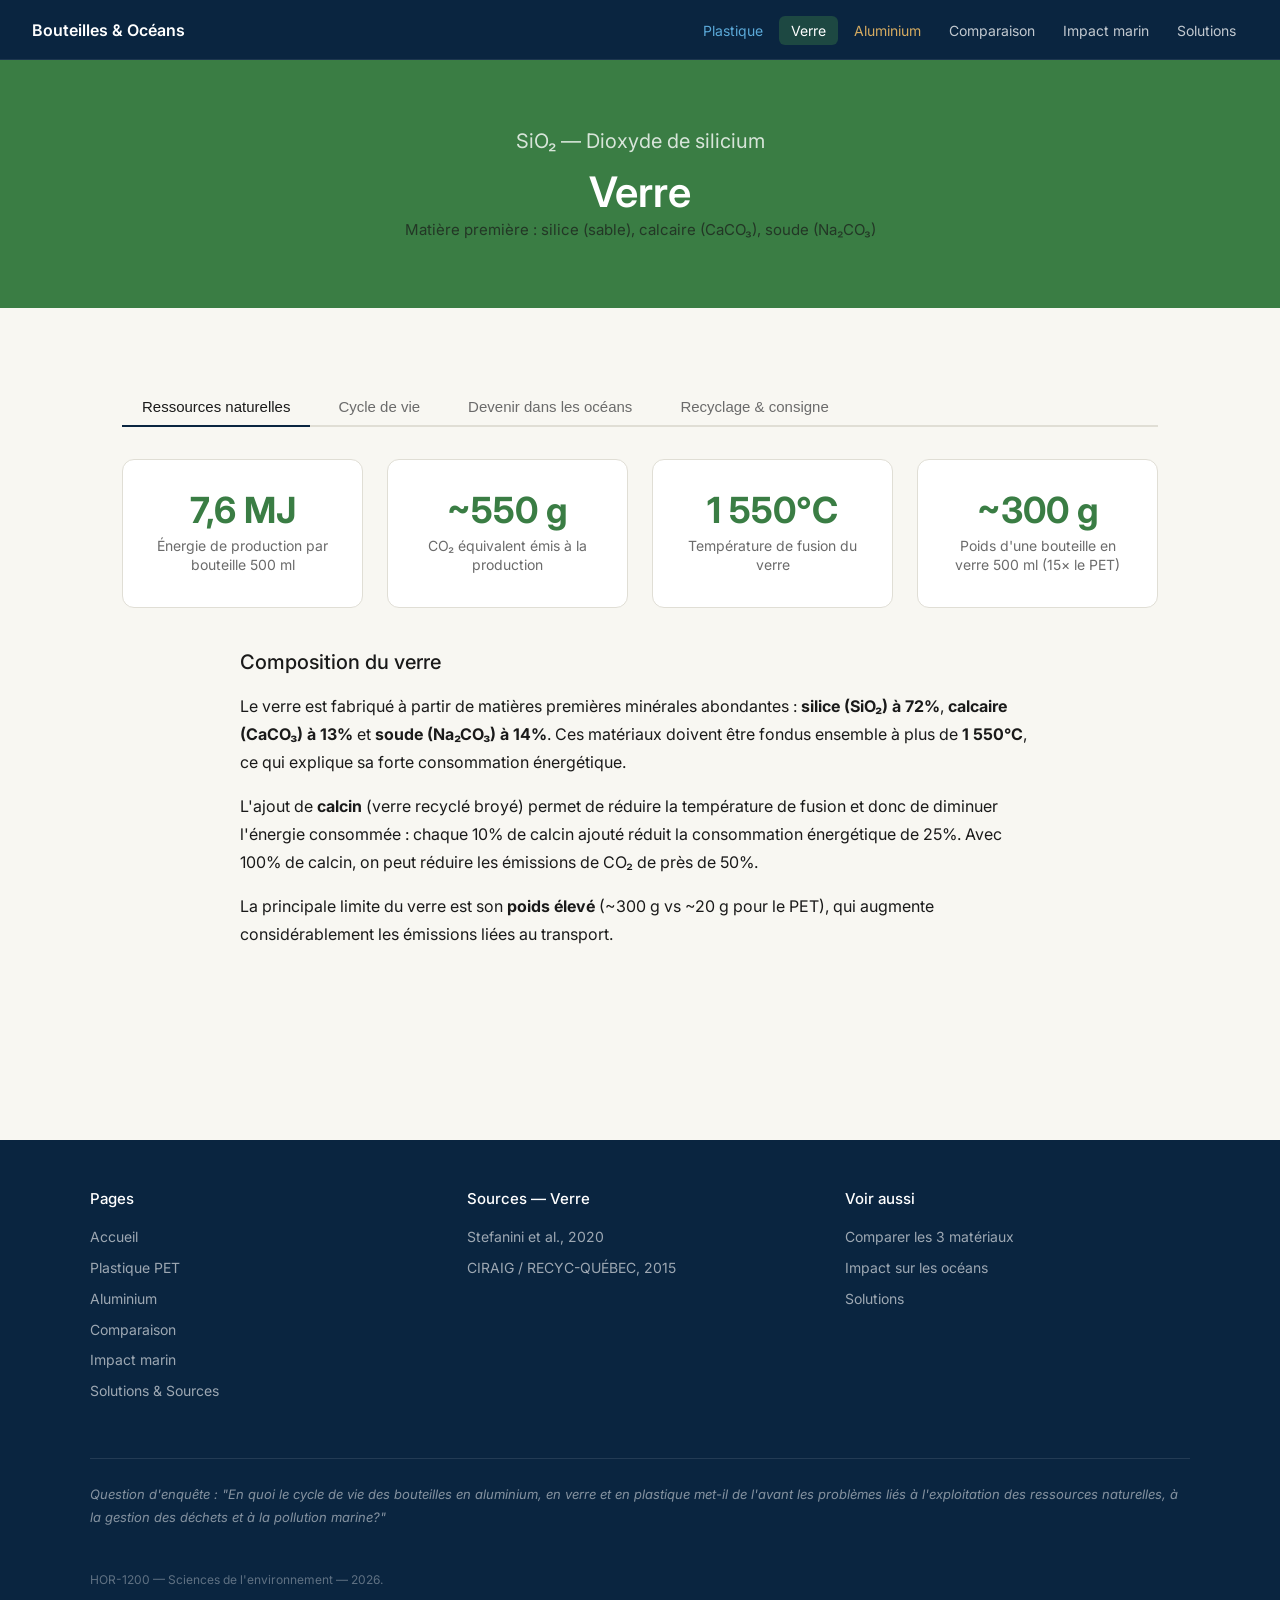
<file: site-bouteilles/verre.html>
<!DOCTYPE html>
<html lang="fr">
<head>
  <meta charset="UTF-8">
  <meta name="viewport" content="width=device-width, initial-scale=1.0">
  <title>Verre — Cycle de vie &amp; impacts</title>
  <link rel="stylesheet" href="css/style.css">
</head>
<body>

  <!-- NAVIGATION -->
  <nav>
    <a href="index.html" class="nav-logo">Bouteilles &amp; Océans</a>
    <ul class="nav-links">
      <li><a href="plastique.html" class="nav-plastic">Plastique</a></li>
      <li><a href="verre.html" class="nav-glass active">Verre</a></li>
      <li><a href="aluminium.html" class="nav-alu">Aluminium</a></li>
      <li><a href="comparaison.html">Comparaison</a></li>
      <li><a href="ocean.html">Impact marin</a></li>
      <li><a href="solutions.html">Solutions</a></li>
    </ul>
    <button class="nav-hamburger" aria-label="Menu">
      <span></span><span></span><span></span>
    </button>
  </nav>

  <!-- EN-TÊTE DE PAGE -->
  <header class="page-header glass">
    <div class="formula">SiO₂ — Dioxyde de silicium</div>
    <h1>Verre</h1>
    <p class="origin">Matière première : silice (sable), calcaire (CaCO₃), soude (Na₂CO₃)</p>
  </header>

  <!-- TABS -->
  <section class="section">
    <div class="container">
      <div class="tabs">
        <div class="tab-buttons">
          <button class="tab-btn active" data-tab="ressources">Ressources naturelles</button>
          <button class="tab-btn" data-tab="fabrication">Cycle de vie</button>
          <button class="tab-btn" data-tab="ocean">Devenir dans les océans</button>
          <button class="tab-btn" data-tab="recyclage">Recyclage &amp; consigne</button>
        </div>

        <!-- ONGLET 1 — RESSOURCES -->
        <div class="tab-pane active" data-tab="ressources">
          <div class="stats-grid" style="margin-bottom:2.5rem;">
            <div class="stat-card glass fade-up">
              <div class="stat-value">7,6 MJ</div>
              <div class="stat-label">Énergie de production par bouteille 500 ml</div>
              <div class="stat-source">Source : Stefanini et al., 2020</div>
            </div>
            <div class="stat-card glass fade-up">
              <div class="stat-value">~550 g</div>
              <div class="stat-label">CO₂ équivalent émis à la production</div>
              <div class="stat-source">Source : CIRAIG / RECYC-QUÉBEC, 2015</div>
            </div>
            <div class="stat-card glass fade-up">
              <div class="stat-value">1 550°C</div>
              <div class="stat-label">Température de fusion du verre</div>
              <div class="stat-source">Source : données industrielles</div>
            </div>
            <div class="stat-card glass fade-up">
              <div class="stat-value">~300 g</div>
              <div class="stat-label">Poids d'une bouteille en verre 500 ml (15× le PET)</div>
              <div class="stat-source">Source : CIRAIG, 2015</div>
            </div>
          </div>
          <div style="max-width:800px; margin:0 auto;">
            <h3 style="margin-bottom:1rem;">Composition du verre</h3>
            <p>
              Le verre est fabriqué à partir de matières premières minérales abondantes :
              <strong>silice (SiO₂) à 72%</strong>, <strong>calcaire (CaCO₃) à 13%</strong>
              et <strong>soude (Na₂CO₃) à 14%</strong>. Ces matériaux doivent être fondus ensemble
              à plus de <strong>1 550°C</strong>, ce qui explique sa forte consommation énergétique.
            </p>
            <p style="margin-top:1rem;">
              L'ajout de <strong>calcin</strong> (verre recyclé broyé) permet de réduire la température
              de fusion et donc de diminuer l'énergie consommée : chaque 10% de calcin ajouté réduit
              la consommation énergétique de 25%. Avec 100% de calcin, on peut réduire les émissions
              de CO₂ de près de 50%.
            </p>
            <p style="margin-top:1rem;">
              La principale limite du verre est son <strong>poids élevé</strong> (~300 g vs ~20 g pour le PET),
              qui augmente considérablement les émissions liées au transport.
            </p>
          </div>
        </div>

        <!-- ONGLET 2 — CYCLE DE VIE -->
        <div class="tab-pane" data-tab="fabrication">
          <div class="timeline">
            <div class="timeline-item fade-up">
              <div class="timeline-icon">⛏️</div>
              <div class="timeline-content">
                <h3>1. Extraction des matières premières
                  <span class="badge badge-low">Impact faible</span>
                </h3>
                <p>
                  Extraction de sable siliceux, de calcaire et de soude — ressources minérales
                  non renouvelables à l'échelle humaine, mais abondantes. L'extraction minière
                  a des impacts locaux sur les écosystèmes (carrières).
                </p>
              </div>
            </div>
            <div class="timeline-item fade-up">
              <div class="timeline-icon">🔥</div>
              <div class="timeline-content">
                <h3>2. Fusion &amp; fabrication
                  <span class="badge badge-high">Impact élevé</span>
                </h3>
                <p>
                  Fusion à 1 550°C dans des fours industriels au gaz ou électriques.
                  Formage par soufflage (bouteille) ou pressage. Énergie requise : <strong>7,6 MJ</strong>
                  par bouteille 500 ml — plus du double du PET.
                  Émissions de CO₂ : <strong>~550 g CO₂eq</strong>.
                </p>
              </div>
            </div>
            <div class="timeline-item fade-up">
              <div class="timeline-icon">🚛</div>
              <div class="timeline-content">
                <h3>3. Transport &amp; distribution
                  <span class="badge badge-high">Impact élevé</span>
                </h3>
                <p>
                  Le verre est <strong>15× plus lourd</strong> que le PET pour le même volume.
                  Cela multiplie l'empreinte carbone du transport et réduit la rentabilité
                  des circuits d'approvisionnement longue distance.
                </p>
              </div>
            </div>
            <div class="timeline-item fade-up">
              <div class="timeline-icon">🥂</div>
              <div class="timeline-content">
                <h3>4. Utilisation
                  <span class="badge badge-low">Impact faible</span>
                </h3>
                <p>
                  Le verre est inerte chimiquement — il ne migre aucune substance dans le contenu.
                  En système de consigne, une même bouteille peut être réutilisée
                  <strong>15 à 25 fois</strong> avant d'être recyclée.
                </p>
              </div>
            </div>
            <div class="timeline-item fade-up">
              <div class="timeline-icon">📦</div>
              <div class="timeline-content">
                <h3>5. Collecte &amp; tri
                  <span class="badge badge-medium">Impact modéré</span>
                </h3>
                <p>
                  Le verre doit être trié par couleur (blanc, vert, brun) pour préserver
                  la qualité du calcin. La contamination par d'autres couleurs dégrade
                  le verre recyclé. Le taux de collecte varie selon les pays.
                </p>
              </div>
            </div>
            <div class="timeline-item fade-up">
              <div class="timeline-icon">♻️</div>
              <div class="timeline-content">
                <h3>6. Recyclage
                  <span class="badge badge-low">Impact faible</span>
                </h3>
                <p>
                  Le verre est recyclable à <strong>100%</strong> et à l'infini sans perte de qualité.
                  La teneur en calcin dans les nouvelles bouteilles est d'environ <strong>52%</strong>
                  dans les pays dotés de bonnes infrastructures. L'énergie économisée est significative.
                </p>
              </div>
            </div>
            <div class="timeline-item fade-up">
              <div class="timeline-icon">🌊</div>
              <div class="timeline-content">
                <h3>7. Résidu final — milieu marin
                  <span class="badge badge-medium">Impact modéré</span>
                </h3>
                <p>
                  Le verre non récupéré coule et s'érode en "sea glass" sur les fonds marins.
                  Il ne libère pas de substances toxiques, mais persiste pendant des millénaires.
                  Son impact sur la faune marine est mécanique (blessures) plutôt que chimique.
                </p>
              </div>
            </div>
          </div>
        </div>

        <!-- ONGLET 3 — OCÉANS -->
        <div class="tab-pane" data-tab="ocean">
          <div style="max-width:800px; margin:0 auto 2.5rem;">
            <h3 style="margin-bottom:1rem;">Le verre dans les océans</h3>
            <p>
              Contrairement au plastique, le verre ne se fragmente pas en particules chimiquement
              dangereuses. Il <strong>coule</strong> (densité ~2,5 g/cm³) et s'érode lentement
              par abrasion sur les fonds sablonneux, formant du "sea glass" aux arêtes arrondies.
            </p>
          </div>
          <div class="degradation-timeline">
            <div class="deg-track">
              <div class="deg-point">
                <div class="deg-dot" style="background:#3A7D44;"></div>
                <div class="deg-time">Jour 1</div>
                <div class="deg-desc">La bouteille coule rapidement (densité 2,5 g/cm³)</div>
              </div>
              <div class="deg-point">
                <div class="deg-dot"></div>
                <div class="deg-time">1–10 ans</div>
                <div class="deg-desc">Abrasion des arêtes sur les fonds marins, formation du "sea glass"</div>
              </div>
              <div class="deg-point">
                <div class="deg-dot"></div>
                <div class="deg-time">100–500 ans</div>
                <div class="deg-desc">Érosion progressive des fragments, accumulation sur les fonds</div>
              </div>
              <div class="deg-point">
                <div class="deg-dot"></div>
                <div class="deg-time">500–4 000 ans</div>
                <div class="deg-desc">Dissolution très lente en milieu aqueux (pH dépendant)</div>
              </div>
              <div class="deg-point">
                <div class="deg-dot" style="background:#1a5c2a;"></div>
                <div class="deg-time">~4 000 ans</div>
                <div class="deg-desc">Dissolution complète — aucune toxicité chimique libérée</div>
              </div>
            </div>
          </div>
          <div style="max-width:800px; margin:2.5rem auto 0;">
            <div class="editorial">
              <h3>Avantage relatif du verre en milieu marin</h3>
              <p>
                Le verre, bien que persistant très longtemps, ne génère pas de microplastiques
                ni de substances chimiques dangereuses. Son principal risque en milieu marin
                est mécanique : les fragments peuvent blesser la faune marine et les baigneurs.
                Il ne s'accumule pas dans la chaîne alimentaire comme le font les microplastiques.
              </p>
            </div>
          </div>
        </div>

        <!-- ONGLET 4 — RECYCLAGE & CONSIGNE -->
        <div class="tab-pane" data-tab="recyclage">
          <div class="stats-grid" style="margin-bottom:2.5rem;">
            <div class="stat-card glass fade-up">
              <div class="stat-value">100%</div>
              <div class="stat-label">Recyclable à l'infini sans perte de qualité</div>
              <div class="stat-source">Source : CIRAIG / RECYC-QUÉBEC, 2015</div>
            </div>
            <div class="stat-card glass fade-up">
              <div class="stat-value">52%</div>
              <div class="stat-label">Contenu en calcin (verre recyclé) dans les nouvelles bouteilles</div>
              <div class="stat-source">Source : CIRAIG, 2015</div>
            </div>
            <div class="stat-card glass fade-up">
              <div class="stat-value">25%</div>
              <div class="stat-label">Économie d'énergie par tranche de 10% de calcin ajouté</div>
              <div class="stat-source">Source : Stefanini et al., 2020</div>
            </div>
            <div class="stat-card glass fade-up">
              <div class="stat-value">15–25×</div>
              <div class="stat-label">Réutilisations possibles en système de consigne</div>
              <div class="stat-source">Source : RECYC-QUÉBEC</div>
            </div>
          </div>
          <div style="max-width:800px; margin:0 auto;">
            <h3 style="margin-bottom:1rem;">Le système de consigne : meilleure option pour le verre</h3>
            <p>
              La <strong>consigne</strong> permet de récupérer les bouteilles en verre, de les laver
              et de les réutiliser directement — sans refusion. C'est de loin l'option la plus économe
              en énergie et en ressources. Une bouteille consignée réutilisée 20 fois a une empreinte
              carbone <strong>3 à 5× inférieure</strong> à une bouteille non consignée recyclée.
            </p>
            <p style="margin-top:1rem;">
              Le Québec a introduit en 2023 un système de consigne élargi incluant les bouteilles
              de vin et de spiritueux. Ce système, bien rodé dans des pays comme l'Allemagne
              (taux de retour >98%), représente le modèle de gestion le plus efficace pour le verre.
            </p>
          </div>
        </div>
      </div>
    </div>
  </section>

  <!-- FOOTER -->
  <footer>
    <div class="footer-inner">
      <div>
        <h3>Pages</h3>
        <a href="index.html">Accueil</a>
        <a href="plastique.html">Plastique PET</a>
        <a href="aluminium.html">Aluminium</a>
        <a href="comparaison.html">Comparaison</a>
        <a href="ocean.html">Impact marin</a>
        <a href="solutions.html">Solutions &amp; Sources</a>
      </div>
      <div>
        <h3>Sources — Verre</h3>
        <a href="#" style="pointer-events:none;">Stefanini et al., 2020</a>
        <a href="https://www.recyc-quebec.gouv.qc.ca" target="_blank" rel="noopener">CIRAIG / RECYC-QUÉBEC, 2015</a>
      </div>
      <div>
        <h3>Voir aussi</h3>
        <a href="comparaison.html">Comparer les 3 matériaux</a>
        <a href="ocean.html">Impact sur les océans</a>
        <a href="solutions.html">Solutions</a>
      </div>
      <div class="footer-enquete">
        Question d'enquête : "En quoi le cycle de vie des bouteilles en aluminium, en verre et en plastique met-il de l'avant les problèmes liés à l'exploitation des ressources naturelles, à la gestion des déchets et à la pollution marine?"
      </div>
      <div class="footer-copy">HOR-1200 — Sciences de l'environnement — 2026.</div>
    </div>
  </footer>

  <script src="js/main.js"></script>
</body>
</html>
</file>
<file: site-bouteilles/css/style.css>
/* =========================================
   VARIABLES & RESET
   ========================================= */
@import url('https://fonts.googleapis.com/css2?family=Inter:wght@300;400;500;600;700&display=swap');

:root {
  --color-plastic:   #1A6FA8;
  --color-glass:     #3A7D44;
  --color-alu:       #C08A1E;
  --color-ocean:     #0A2540;
  --color-bg:        #F8F7F2;
  --color-text:      #1A1A1A;
  --color-muted:     #6B6B6B;
  --color-border:    #E0DED5;
  --color-bg-alt:    #EFEDE6;
  --nav-height:      60px;
  --radius:          12px;
  --transition:      0.3s ease;
}

*, *::before, *::after {
  box-sizing: border-box;
  margin: 0;
  padding: 0;
}

html {
  scroll-behavior: smooth;
  font-size: 16px;
}

body {
  font-family: 'Inter', system-ui, sans-serif;
  background-color: var(--color-bg);
  color: var(--color-text);
  line-height: 1.75;
  padding-top: var(--nav-height);
}

img {
  max-width: 100%;
  display: block;
}

a {
  color: inherit;
  text-decoration: none;
}

ul {
  list-style: none;
}

/* =========================================
   TYPOGRAPHY
   ========================================= */
h1 {
  font-size: 42px;
  font-weight: 600;
  line-height: 1.2;
}

h2 {
  font-size: 28px;
  font-weight: 500;
  line-height: 1.3;
}

h3 {
  font-size: 20px;
  font-weight: 500;
  line-height: 1.4;
}

p {
  font-size: 16px;
  line-height: 1.75;
  color: var(--color-text);
}

.text-muted {
  color: var(--color-muted);
  font-size: 13px;
}

.label {
  font-size: 13px;
  font-weight: 600;
  text-transform: uppercase;
  letter-spacing: 0.06em;
}

/* =========================================
   NAVIGATION
   ========================================= */
nav {
  position: fixed;
  top: 0;
  left: 0;
  right: 0;
  height: var(--nav-height);
  background: var(--color-ocean);
  display: flex;
  align-items: center;
  justify-content: space-between;
  padding: 0 2rem;
  z-index: 1000;
  border-bottom: 1px solid rgba(255,255,255,0.08);
}

.nav-logo {
  font-size: 16px;
  font-weight: 600;
  color: white;
  white-space: nowrap;
}

.nav-links {
  display: flex;
  align-items: center;
  gap: 0.25rem;
}

.nav-links a {
  color: rgba(255,255,255,0.75);
  font-size: 14px;
  padding: 6px 12px;
  border-radius: 6px;
  transition: color var(--transition), background var(--transition);
}

.nav-links a:hover,
.nav-links a.active {
  color: white;
  background: rgba(255,255,255,0.1);
}

.nav-links a.nav-plastic { color: #5BA9D8; }
.nav-links a.nav-plastic:hover, .nav-links a.nav-plastic.active { color: white; background: rgba(26,111,168,0.4); }

.nav-links a.nav-glass { color: #7EC48A; }
.nav-links a.nav-glass:hover, .nav-links a.nav-glass.active { color: white; background: rgba(58,125,68,0.4); }

.nav-links a.nav-alu { color: #D4AA60; }
.nav-links a.nav-alu:hover, .nav-links a.nav-alu.active { color: white; background: rgba(192,138,30,0.4); }

/* Hamburger */
.nav-hamburger {
  display: none;
  flex-direction: column;
  gap: 5px;
  cursor: pointer;
  padding: 4px;
}

.nav-hamburger span {
  display: block;
  width: 24px;
  height: 2px;
  background: white;
  border-radius: 2px;
  transition: var(--transition);
}

.nav-hamburger.open span:nth-child(1) { transform: rotate(45deg) translate(5px, 5px); }
.nav-hamburger.open span:nth-child(2) { opacity: 0; }
.nav-hamburger.open span:nth-child(3) { transform: rotate(-45deg) translate(5px, -5px); }

/* =========================================
   FOOTER
   ========================================= */
footer {
  background: var(--color-ocean);
  color: rgba(255,255,255,0.7);
  padding: 3rem 2rem;
  margin-top: 4rem;
}

.footer-inner {
  max-width: 1100px;
  margin: 0 auto;
  display: grid;
  grid-template-columns: 1fr 1fr 1fr;
  gap: 2rem;
}

footer h3 {
  color: white;
  font-size: 15px;
  margin-bottom: 1rem;
}

footer a {
  color: rgba(255,255,255,0.6);
  font-size: 14px;
  display: block;
  margin-bottom: 0.4rem;
  transition: color var(--transition);
}

footer a:hover { color: white; }

.footer-enquete {
  grid-column: 1 / -1;
  border-top: 1px solid rgba(255,255,255,0.1);
  padding-top: 1.5rem;
  margin-top: 1rem;
  font-size: 13px;
  font-style: italic;
  color: rgba(255,255,255,0.5);
}

.footer-copy {
  grid-column: 1 / -1;
  font-size: 12px;
  color: rgba(255,255,255,0.35);
  margin-top: 0.5rem;
}

/* =========================================
   LAYOUT UTILITIES
   ========================================= */
.container {
  max-width: 1100px;
  margin: 0 auto;
  padding: 0 2rem;
}

.section {
  padding: 5rem 2rem;
}

.section-alt {
  background: var(--color-bg-alt);
}

.section-dark {
  background: var(--color-ocean);
  color: white;
}

.section-dark p { color: rgba(255,255,255,0.8); }
.section-dark h2, .section-dark h3 { color: white; }

.section-title {
  text-align: center;
  margin-bottom: 3rem;
}

.section-title h2 {
  margin-bottom: 0.75rem;
}

.section-title p {
  color: var(--color-muted);
  max-width: 600px;
  margin: 0 auto;
}

/* =========================================
   HERO
   ========================================= */
.hero {
  background: var(--color-ocean);
  color: white;
  padding: 6rem 2rem;
  position: relative;
  overflow: hidden;
  min-height: 520px;
  display: flex;
  align-items: center;
}

.hero-canvas {
  position: absolute;
  inset: 0;
  pointer-events: none;
}

.hero-content {
  position: relative;
  z-index: 1;
  max-width: 800px;
  margin: 0 auto;
  text-align: center;
}

.hero-content h1 {
  color: white;
  margin-bottom: 1.5rem;
}

.hero-content .subtitle {
  font-size: 17px;
  color: rgba(255,255,255,0.75);
  line-height: 1.7;
  max-width: 680px;
  margin: 0 auto 2.5rem;
  font-style: italic;
}

.hero-ctas {
  display: flex;
  gap: 1rem;
  justify-content: center;
  flex-wrap: wrap;
}

/* =========================================
   BUTTONS
   ========================================= */
.btn {
  display: inline-block;
  padding: 10px 24px;
  border-radius: 8px;
  font-size: 15px;
  font-weight: 500;
  cursor: pointer;
  transition: opacity var(--transition), transform var(--transition);
  border: 2px solid transparent;
}

.btn:hover {
  opacity: 0.85;
  transform: translateY(-1px);
}

.btn-plastic { background: var(--color-plastic); color: white; }
.btn-glass   { background: var(--color-glass); color: white; }
.btn-alu     { background: var(--color-alu); color: white; }

.btn-outline {
  background: transparent;
  border-color: rgba(255,255,255,0.4);
  color: white;
}

.btn-dark {
  background: var(--color-ocean);
  color: white;
}

/* =========================================
   STAT CARDS
   ========================================= */
.stats-grid {
  display: grid;
  grid-template-columns: repeat(auto-fit, minmax(220px, 1fr));
  gap: 1.5rem;
  max-width: 1100px;
  margin: 0 auto;
}

.stat-card {
  background: white;
  border: 1px solid var(--color-border);
  border-radius: var(--radius);
  padding: 2rem 1.5rem;
  text-align: center;
  position: relative;
  cursor: default;
  transition: transform var(--transition), box-shadow var(--transition);
}

.stat-card:hover {
  transform: translateY(-3px);
  box-shadow: 0 8px 24px rgba(0,0,0,0.07);
}

.stat-card .stat-value {
  font-size: 36px;
  font-weight: 700;
  line-height: 1;
  margin-bottom: 0.5rem;
}

.stat-card .stat-label {
  font-size: 14px;
  color: var(--color-muted);
  line-height: 1.4;
}

.stat-card .stat-source {
  display: none;
  position: absolute;
  bottom: calc(100% + 8px);
  left: 50%;
  transform: translateX(-50%);
  background: var(--color-ocean);
  color: white;
  font-size: 12px;
  padding: 6px 12px;
  border-radius: 6px;
  white-space: nowrap;
  z-index: 10;
  pointer-events: none;
}

.stat-card:hover .stat-source {
  display: block;
}

.stat-card.plastic .stat-value { color: var(--color-plastic); }
.stat-card.glass   .stat-value { color: var(--color-glass); }
.stat-card.alu     .stat-value { color: var(--color-alu); }

/* =========================================
   MATERIAL CARDS (grid 3 cols)
   ========================================= */
.materials-grid {
  display: grid;
  grid-template-columns: repeat(auto-fit, minmax(300px, 1fr));
  gap: 1.5rem;
  max-width: 1100px;
  margin: 0 auto;
}

.material-card {
  background: white;
  border: 1px solid var(--color-border);
  border-radius: var(--radius);
  overflow: hidden;
  transition: transform var(--transition), box-shadow var(--transition);
}

.material-card:hover {
  transform: translateY(-4px);
  box-shadow: 0 12px 32px rgba(0,0,0,0.08);
}

.material-card-header {
  padding: 1.5rem;
  display: flex;
  align-items: center;
  gap: 1rem;
}

.material-card-header .icon {
  font-size: 36px;
  line-height: 1;
}

.material-card-header h3 {
  font-size: 22px;
  font-weight: 600;
}

.material-card-header small {
  color: var(--color-muted);
  font-size: 13px;
}

.material-card-header.plastic { background: rgba(26,111,168,0.08); border-bottom: 2px solid var(--color-plastic); }
.material-card-header.glass   { background: rgba(58,125,68,0.08);  border-bottom: 2px solid var(--color-glass); }
.material-card-header.alu     { background: rgba(192,138,30,0.08); border-bottom: 2px solid var(--color-alu); }

.material-card-header.plastic h3 { color: var(--color-plastic); }
.material-card-header.glass   h3 { color: var(--color-glass); }
.material-card-header.alu     h3 { color: var(--color-alu); }

.material-card-body {
  padding: 1.5rem;
}

.material-meta {
  display: grid;
  grid-template-columns: 1fr 1fr;
  gap: 0.75rem;
  margin-bottom: 1.25rem;
}

.meta-item .meta-label {
  font-size: 11px;
  font-weight: 600;
  text-transform: uppercase;
  letter-spacing: 0.06em;
  color: var(--color-muted);
  margin-bottom: 2px;
}

.meta-item .meta-value {
  font-size: 14px;
  font-weight: 500;
}

/* =========================================
   PAGE HEADER (matériaux)
   ========================================= */
.page-header {
  padding: 4rem 2rem;
  text-align: center;
  color: white;
}

.page-header.plastic { background: var(--color-plastic); }
.page-header.glass   { background: var(--color-glass); }
.page-header.alu     { background: var(--color-alu); }
.page-header.ocean   { background: var(--color-ocean); }

.page-header h1 { color: white; }
.page-header .formula {
  font-size: 20px;
  opacity: 0.8;
  margin-bottom: 0.5rem;
}
.page-header .origin {
  font-size: 15px;
  opacity: 0.7;
}

/* =========================================
   TIMELINE (cycle de vie — vertical)
   ========================================= */
.timeline {
  max-width: 800px;
  margin: 0 auto;
  position: relative;
}

.timeline::before {
  content: '';
  position: absolute;
  left: 40px;
  top: 0;
  bottom: 0;
  width: 2px;
  background: var(--color-border);
}

.timeline-item {
  display: flex;
  gap: 1.5rem;
  margin-bottom: 2.5rem;
  position: relative;
}

.timeline-icon {
  width: 80px;
  height: 80px;
  min-width: 80px;
  border-radius: 50%;
  background: white;
  border: 2px solid var(--color-border);
  display: flex;
  align-items: center;
  justify-content: center;
  font-size: 28px;
  z-index: 1;
}

.timeline-content {
  padding-top: 0.75rem;
  flex: 1;
}

.timeline-content h3 {
  margin-bottom: 0.5rem;
  display: flex;
  align-items: center;
  gap: 0.75rem;
}

.badge {
  font-size: 11px;
  font-weight: 600;
  text-transform: uppercase;
  letter-spacing: 0.04em;
  padding: 3px 10px;
  border-radius: 20px;
}

.badge-low    { background: #D4EDDA; color: #1a5c2a; }
.badge-medium { background: #FFF3CD; color: #7d5900; }
.badge-high   { background: #F8D7DA; color: #721c24; }

/* =========================================
   DÉGRADATION TIMELINE (horizontale)
   ========================================= */
.degradation-timeline {
  position: relative;
  padding: 2rem 0;
  overflow-x: auto;
}

.deg-track {
  display: flex;
  gap: 0;
  position: relative;
}

.deg-track::before {
  content: '';
  position: absolute;
  top: 32px;
  left: 0;
  right: 0;
  height: 2px;
  background: var(--color-border);
}

.deg-point {
  flex: 1;
  min-width: 140px;
  text-align: center;
  padding-top: 0;
}

.deg-dot {
  width: 16px;
  height: 16px;
  border-radius: 50%;
  background: var(--color-ocean);
  margin: 24px auto 1rem;
  position: relative;
  z-index: 1;
}

.deg-time {
  font-size: 13px;
  font-weight: 700;
  color: var(--color-ocean);
  margin-bottom: 0.25rem;
}

.deg-desc {
  font-size: 12px;
  color: var(--color-muted);
  padding: 0 0.5rem;
}

/* =========================================
   TABS
   ========================================= */
.tabs {
  max-width: 1100px;
  margin: 0 auto 3rem;
}

.tab-buttons {
  display: flex;
  gap: 0.5rem;
  border-bottom: 2px solid var(--color-border);
  margin-bottom: 2rem;
  flex-wrap: wrap;
}

.tab-btn {
  padding: 10px 20px;
  background: none;
  border: none;
  border-bottom: 2px solid transparent;
  margin-bottom: -2px;
  cursor: pointer;
  font-size: 15px;
  font-weight: 500;
  color: var(--color-muted);
  transition: color var(--transition), border-color var(--transition);
}

.tab-btn.active {
  color: var(--color-text);
  border-bottom-color: var(--color-ocean);
}

.tab-btn:hover {
  color: var(--color-text);
}

.tab-pane {
  display: none;
}

.tab-pane.active {
  display: block;
}

/* =========================================
   IFRAME CONTAINERS
   ========================================= */
.iframe-container {
  border-radius: var(--radius);
  overflow: hidden;
  border: 1px solid var(--color-border);
  margin: 1.5rem 0;
}

.iframe-container iframe {
  display: block;
}

.iframe-fallback {
  margin-top: 0.75rem;
  font-size: 13px;
  color: var(--color-muted);
  text-align: center;
}

.iframe-fallback a {
  color: var(--color-plastic);
  text-decoration: underline;
}

/* =========================================
   INTERACTIVE MAP
   ========================================= */
.interactive-map-grid {
  display: grid;
  grid-template-columns: 1fr;
  gap: 1.25rem;
  align-items: stretch;
}

.plastic-map {
  min-height: 520px;
  border: 1px solid var(--color-border);
  border-radius: var(--radius);
  overflow: hidden;
}

.plastic-tracker-embed {
  min-height: 760px;
}

.plastic-tracker-embed iframe {
  width: 100%;
  height: 760px;
  border: 0;
}

.tracker-panel {
  display: grid;
  gap: 1rem;
  background: white;
  border: 1px solid var(--color-border);
  border-radius: calc(var(--radius) + 4px);
  padding: 1.25rem;
  box-shadow: 0 14px 40px rgba(10, 37, 64, 0.06);
}

.tracker-controls {
  display: grid;
  gap: 0.65rem;
}

.tracker-controls label {
  font-size: 12px;
  font-weight: 700;
  letter-spacing: 0.06em;
  text-transform: uppercase;
  color: var(--color-muted);
}

.tracker-control-row {
  display: flex;
  gap: 0.75rem;
  flex-wrap: wrap;
}

.tracker-control-row input {
  flex: 1;
  min-width: 220px;
  padding: 0.9rem 1rem;
  border: 1px solid var(--color-border);
  border-radius: 10px;
  font: inherit;
}

.tracker-control-row input:focus {
  outline: none;
  border-color: var(--color-plastic);
  box-shadow: 0 0 0 3px rgba(26, 111, 168, 0.12);
}

.tracker-help {
  font-size: 13px;
  color: var(--color-muted);
}

.tracker-map {
  min-height: 680px;
  border-radius: 14px;
}

.tracker-status {
  padding: 0.9rem 1rem;
  background: var(--color-bg-alt);
  border-radius: 10px;
  font-size: 14px;
  color: var(--color-text);
}

.tracker-preview-card {
  background: white;
  border: 1px solid var(--color-border);
  border-radius: calc(var(--radius) + 4px);
  padding: 1rem;
  box-shadow: 0 14px 40px rgba(10, 37, 64, 0.06);
}

.tracker-preview-image {
  display: block;
  width: 100%;
  height: auto;
  border-radius: calc(var(--radius) - 2px);
}

.map-focus-card {
  background: white;
  border: 1px solid var(--color-border);
  border-radius: var(--radius);
  padding: 1.25rem;
  display: flex;
  flex-direction: column;
  gap: 0.8rem;
}

.map-tag {
  display: inline-block;
  width: fit-content;
  font-size: 11px;
  text-transform: uppercase;
  letter-spacing: 0.05em;
  background: rgba(10,37,64,0.08);
  color: var(--color-ocean);
  padding: 4px 8px;
  border-radius: 999px;
  font-weight: 600;
}

.map-focus-card h3 {
  font-size: 19px;
}

.map-focus-card p {
  font-size: 14px;
  line-height: 1.6;
  color: var(--color-muted);
}

.map-actions {
  margin-top: auto;
  display: flex;
  flex-direction: column;
  gap: 0.6rem;
}

.map-actions .btn {
  text-align: center;
  width: 100%;
}

.map-legend {
  background: rgba(255,255,255,0.94);
  border: 1px solid var(--color-border);
  border-radius: 8px;
  padding: 8px 10px;
  font-size: 12px;
  line-height: 1.5;
  color: var(--color-text);
}

.map-legend-row {
  display: flex;
  align-items: center;
  gap: 6px;
}

.map-legend-dot {
  width: 10px;
  height: 10px;
  border-radius: 50%;
}

/* =========================================
   COMPARISON TABLE
   ========================================= */
.table-responsive {
  overflow-x: auto;
  border-radius: var(--radius);
  border: 1px solid var(--color-border);
}

table {
  width: 100%;
  border-collapse: collapse;
  font-size: 14px;
}

thead th {
  background: var(--color-ocean);
  color: white;
  padding: 14px 16px;
  text-align: left;
  font-weight: 500;
}

thead th:first-child { border-radius: var(--radius) 0 0 0; }
thead th:last-child  { border-radius: 0 var(--radius) 0 0; }

tbody tr:nth-child(even) { background: var(--color-bg-alt); }
tbody tr:hover { background: #e8e6df; }

tbody td {
  padding: 12px 16px;
  border-bottom: 1px solid var(--color-border);
}

.td-best  { color: #1a5c2a; font-weight: 600; }
.td-worst { color: #721c24; font-weight: 600; }

/* =========================================
   COMPARISON CHARTS
   ========================================= */
.chart-grid {
  display: grid;
  grid-template-columns: repeat(auto-fit, minmax(320px, 1fr));
  gap: 1.25rem;
  max-width: 1100px;
  margin: 0 auto;
}

.chart-card {
  background: white;
  border: 1px solid var(--color-border);
  border-radius: var(--radius);
  padding: 1.2rem;
}

.chart-card h3 {
  font-size: 17px;
  margin-bottom: 0.85rem;
}

.chart-note {
  margin-top: 0.65rem;
  font-size: 12px;
  color: var(--color-muted);
}

.key-points-grid {
  display: grid;
  grid-template-columns: repeat(auto-fit, minmax(260px, 1fr));
  gap: 1rem;
  max-width: 1100px;
  margin: 0 auto;
}

.key-point {
  background: white;
  border: 1px solid var(--color-border);
  border-radius: var(--radius);
  padding: 1.1rem;
}

.key-point h3 {
  font-size: 16px;
  margin-bottom: 0.45rem;
}

/* =========================================
   SOLUTION CARDS
   ========================================= */
.solutions-grid {
  display: grid;
  grid-template-columns: repeat(auto-fit, minmax(300px, 1fr));
  gap: 1.5rem;
  max-width: 1100px;
  margin: 0 auto;
}

.solution-card {
  background: white;
  border: 1px solid var(--color-border);
  border-radius: var(--radius);
  padding: 1.75rem;
  transition: transform var(--transition), box-shadow var(--transition);
}

.solution-card:hover {
  transform: translateY(-3px);
  box-shadow: 0 10px 28px rgba(0,0,0,0.07);
}

.solution-card .sol-icon {
  font-size: 32px;
  margin-bottom: 1rem;
}

.solution-card h3 {
  margin-bottom: 0.75rem;
  font-size: 18px;
}

/* =========================================
   LINKS LIST
   ========================================= */
.links-list {
  display: grid;
  grid-template-columns: repeat(auto-fit, minmax(300px, 1fr));
  gap: 0.75rem;
  max-width: 900px;
  margin: 0 auto;
}

.links-list a {
  display: flex;
  align-items: center;
  gap: 0.75rem;
  padding: 1rem 1.25rem;
  background: white;
  border: 1px solid var(--color-border);
  border-radius: 8px;
  font-size: 14px;
  font-weight: 500;
  transition: border-color var(--transition), box-shadow var(--transition);
  color: var(--color-ocean);
}

.links-list a:hover {
  border-color: var(--color-plastic);
  box-shadow: 0 4px 12px rgba(0,0,0,0.06);
}

.links-list a::before {
  content: '→';
  font-weight: 700;
  color: var(--color-plastic);
  flex-shrink: 0;
}

/* =========================================
   BIBLIOGRAPHY
   ========================================= */
.bibliography {
  max-width: 800px;
  margin: 0 auto;
}

.bib-item {
  padding: 1rem 0;
  border-bottom: 1px solid var(--color-border);
  font-size: 14px;
  line-height: 1.6;
  color: var(--color-muted);
}

.bib-item span {
  color: var(--color-text);
  font-weight: 500;
}

/* =========================================
   JUSTICE / INEQUALITY BLOCKS
   ========================================= */
.inequality-grid {
  display: grid;
  grid-template-columns: repeat(auto-fit, minmax(280px, 1fr));
  gap: 1.5rem;
  max-width: 1100px;
  margin: 0 auto;
}

.inequality-block {
  border-radius: var(--radius);
  padding: 2rem;
  background: white;
  border: 1px solid var(--color-border);
}

.inequality-block .block-num {
  width: 36px;
  height: 36px;
  border-radius: 50%;
  background: var(--color-ocean);
  color: white;
  font-weight: 700;
  font-size: 16px;
  display: flex;
  align-items: center;
  justify-content: center;
  margin-bottom: 1rem;
}

/* =========================================
   SCROLL ANIMATIONS
   ========================================= */
.fade-up {
  opacity: 0;
  transform: translateY(30px);
  transition: opacity 0.6s ease, transform 0.6s ease;
}

.fade-up.visible {
  opacity: 1;
  transform: translateY(0);
}

/* Stagger children */
.fade-up:nth-child(2) { transition-delay: 0.1s; }
.fade-up:nth-child(3) { transition-delay: 0.2s; }
.fade-up:nth-child(4) { transition-delay: 0.3s; }
.fade-up:nth-child(5) { transition-delay: 0.4s; }
.fade-up:nth-child(6) { transition-delay: 0.5s; }

/* =========================================
   EDITORIAL BLOCK
   ========================================= */
.editorial {
  max-width: 800px;
  margin: 0 auto;
  background: white;
  border: 1px solid var(--color-border);
  border-radius: var(--radius);
  padding: 2.5rem;
}

.editorial h3 {
  margin-bottom: 1rem;
}

.editorial ul {
  list-style: disc;
  padding-left: 1.5rem;
  display: flex;
  flex-direction: column;
  gap: 0.5rem;
}

.editorial li {
  font-size: 15px;
  line-height: 1.6;
}

.editorial li strong {
  color: var(--color-ocean);
}

/* =========================================
   RESPONSIVE
   ========================================= */
@media (max-width: 768px) {
  h1 { font-size: 28px; }
  h2 { font-size: 22px; }
  h3 { font-size: 18px; }

  .section { padding: 3rem 1.25rem; }

  .hero { padding: 4rem 1.25rem; min-height: auto; }

  .nav-links {
    display: none;
    flex-direction: column;
    position: fixed;
    top: var(--nav-height);
    left: 0;
    right: 0;
    background: var(--color-ocean);
    padding: 1rem;
    gap: 0.25rem;
    border-top: 1px solid rgba(255,255,255,0.1);
    z-index: 999;
  }

  .nav-links.open {
    display: flex;
  }

  .nav-links a {
    padding: 10px 14px;
    font-size: 15px;
    border-radius: 8px;
  }

  .nav-hamburger {
    display: flex;
  }

  .footer-inner {
    grid-template-columns: 1fr;
  }

  .materials-grid,
  .stats-grid,
  .solutions-grid {
    grid-template-columns: 1fr;
  }

  .interactive-map-grid {
    grid-template-columns: 1fr;
  }

  .plastic-map {
    min-height: 400px;
  }

  .plastic-tracker-embed {
    min-height: 620px;
  }

  .plastic-tracker-embed iframe {
    height: 620px;
  }

  .tracker-map {
    min-height: 520px;
  }

  .timeline::before { left: 30px; }
  .timeline-icon { width: 60px; height: 60px; min-width: 60px; font-size: 22px; }

  .tab-buttons { gap: 0.25rem; }
  .tab-btn { padding: 8px 14px; font-size: 13px; }
}
</file>
